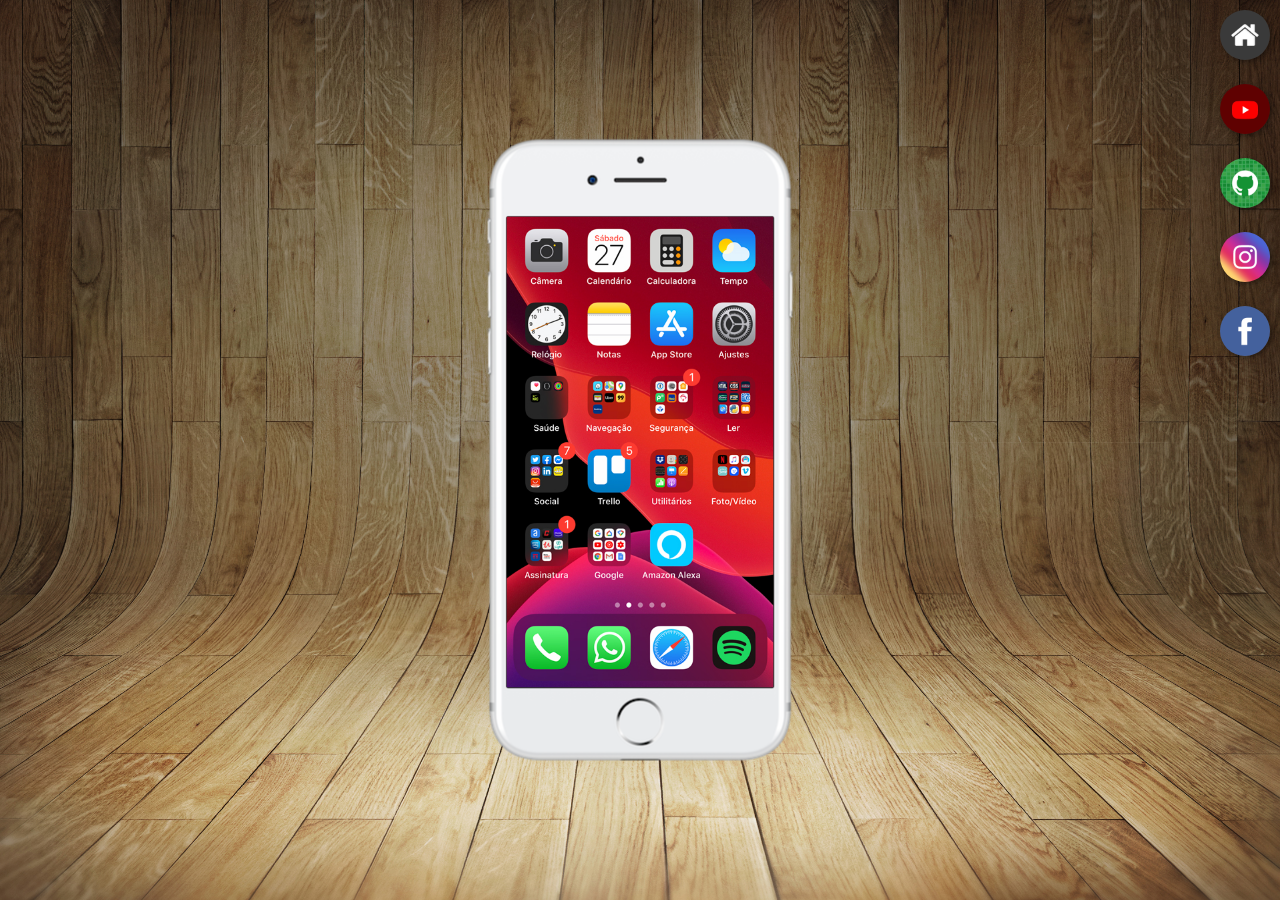
<file: index.html>
<!DOCTYPE html>
<html lang="pt-br">
<head>
    <meta charset="UTF-8">
    <meta name="viewport" content="width=device-width, initial-scale=1.0">
    <link rel="shortcut icon" href="favicon.ico" type="image/x-icon">
    <title>Projeto Redes Sociais</title>
    <link rel="stylesheet" href="estilos/style.css">
</head>
<body>
    <main>
        <section id="telefone">
            <iframe src="home.html" name="tela" id="tela" frameborder="0">Navegador não é compativel com isso...</iframe>
        </section>
        <section id="redes-sociais">
            <a href="home.html" target="tela"><img src="imagens/logo-home.jpg" alt="Home"></a> <br>
            <a href="youtube.html" target="tela"><img src="imagens/logo-youtube.jpg" alt="Youtube"></a> <br>
            <a href="github.html" target="tela"><img src="imagens/logo-github.jpg" alt="GitHub"></a> <br>
            <a href="instagram.html" target="tela"><img src="imagens/logo-instagram.jpg" alt="Instagram"></a> <br>
            <a href="facebook.html" target="tela"><img src="imagens/logo-facebook.jpg" alt=""></a>  <br>           
        </section>
    </main>
</body>
</html>
</file>
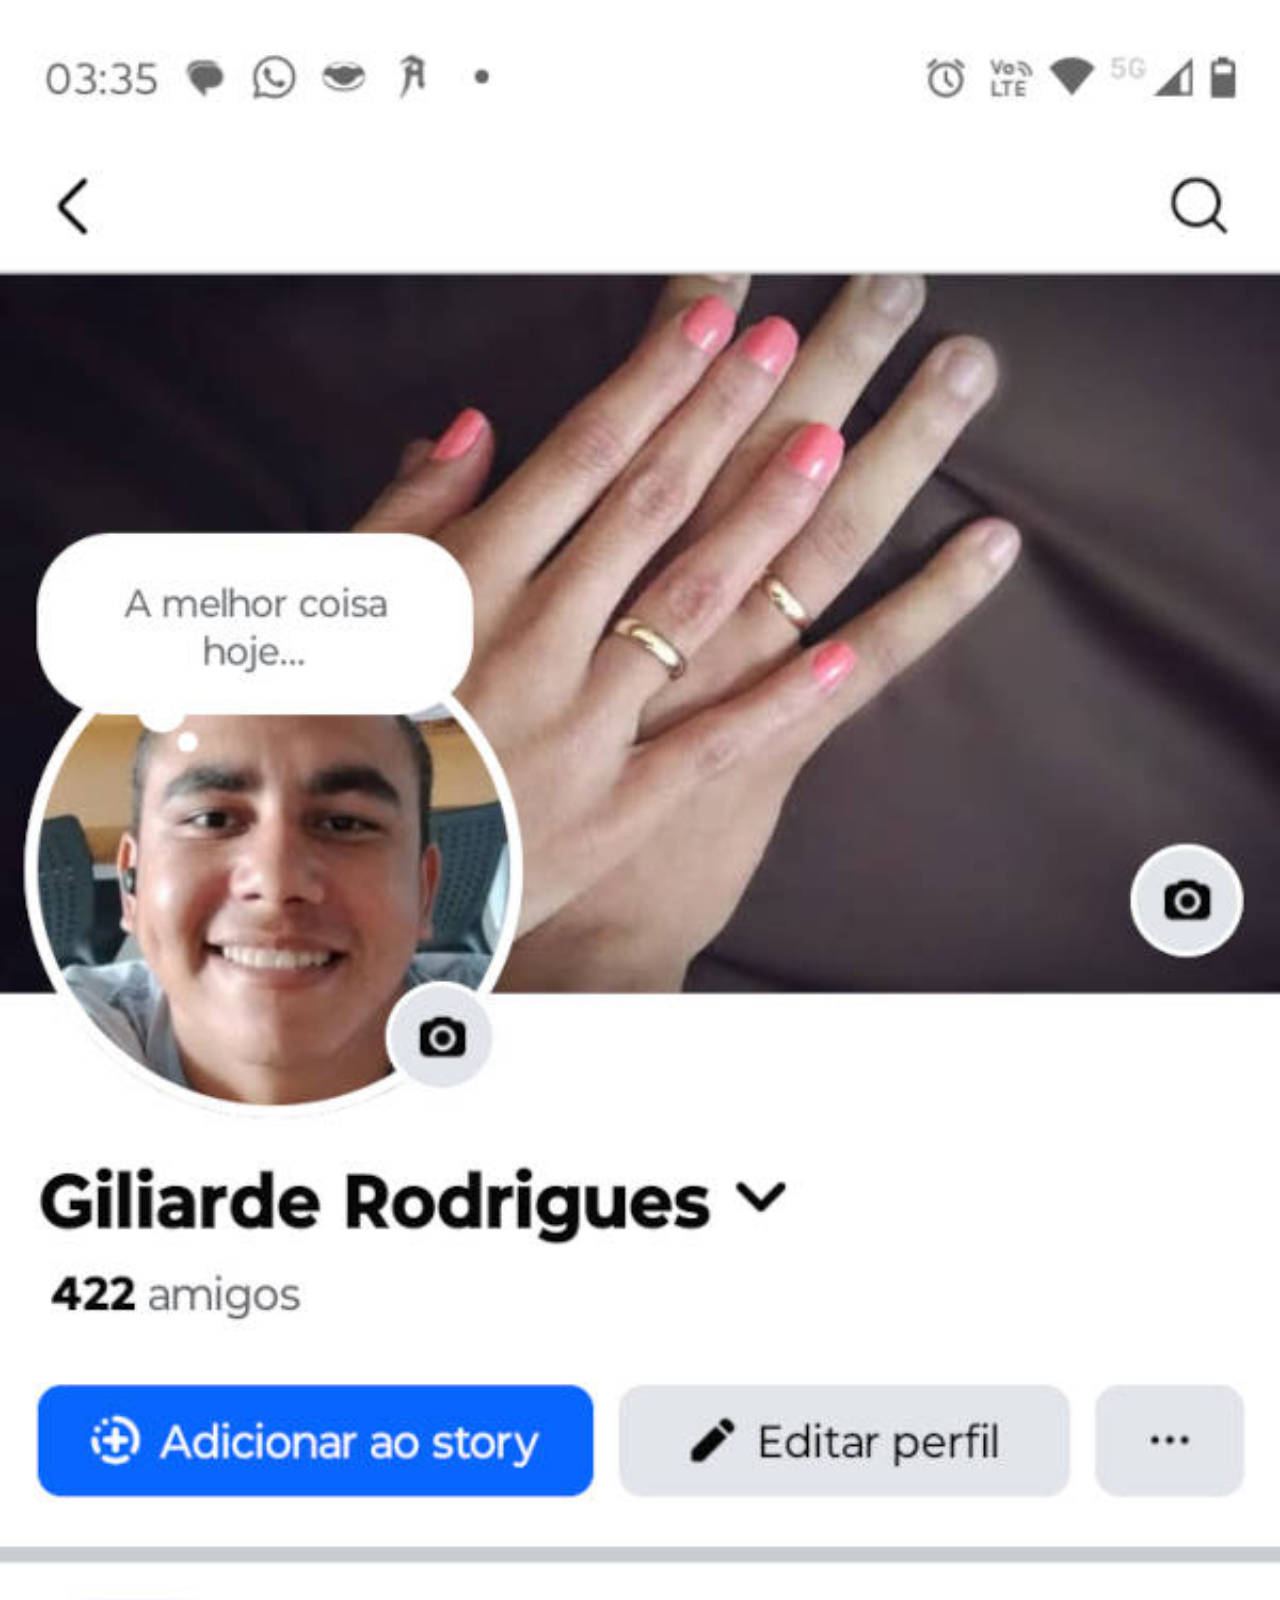
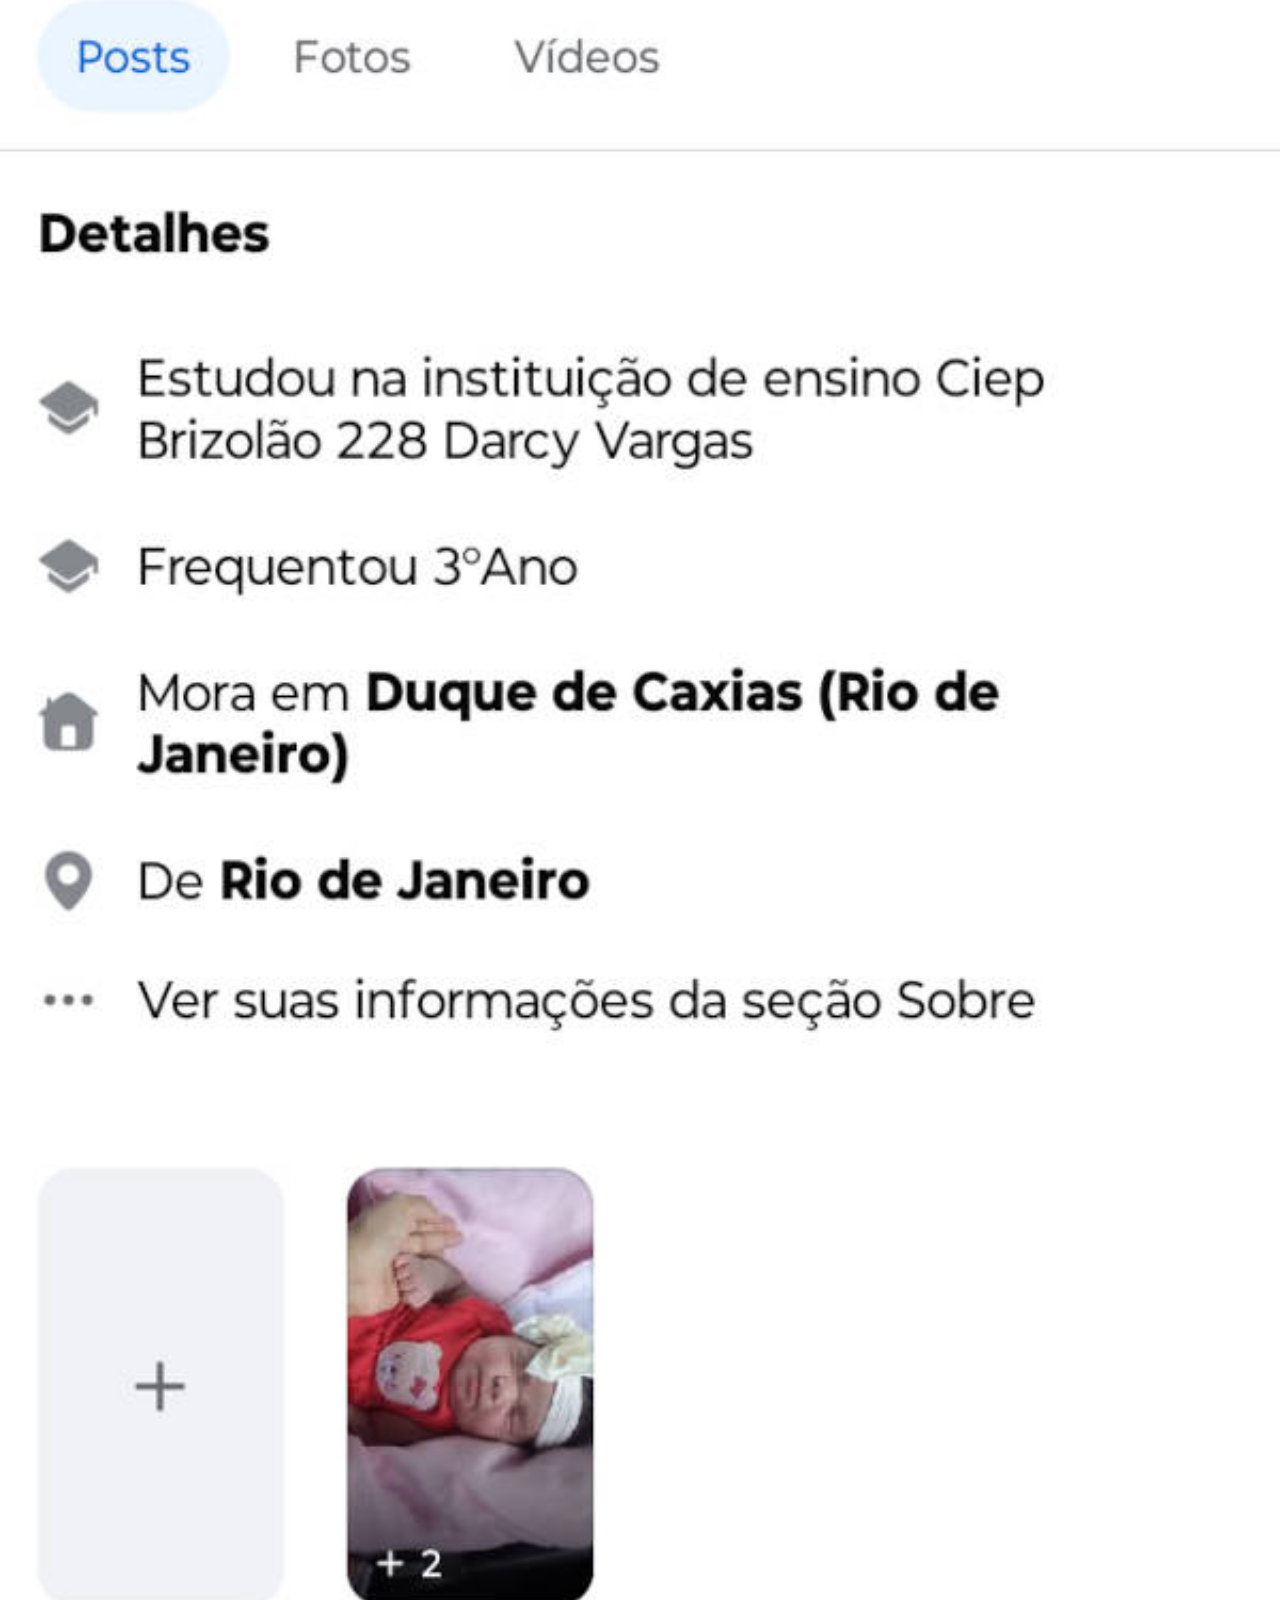
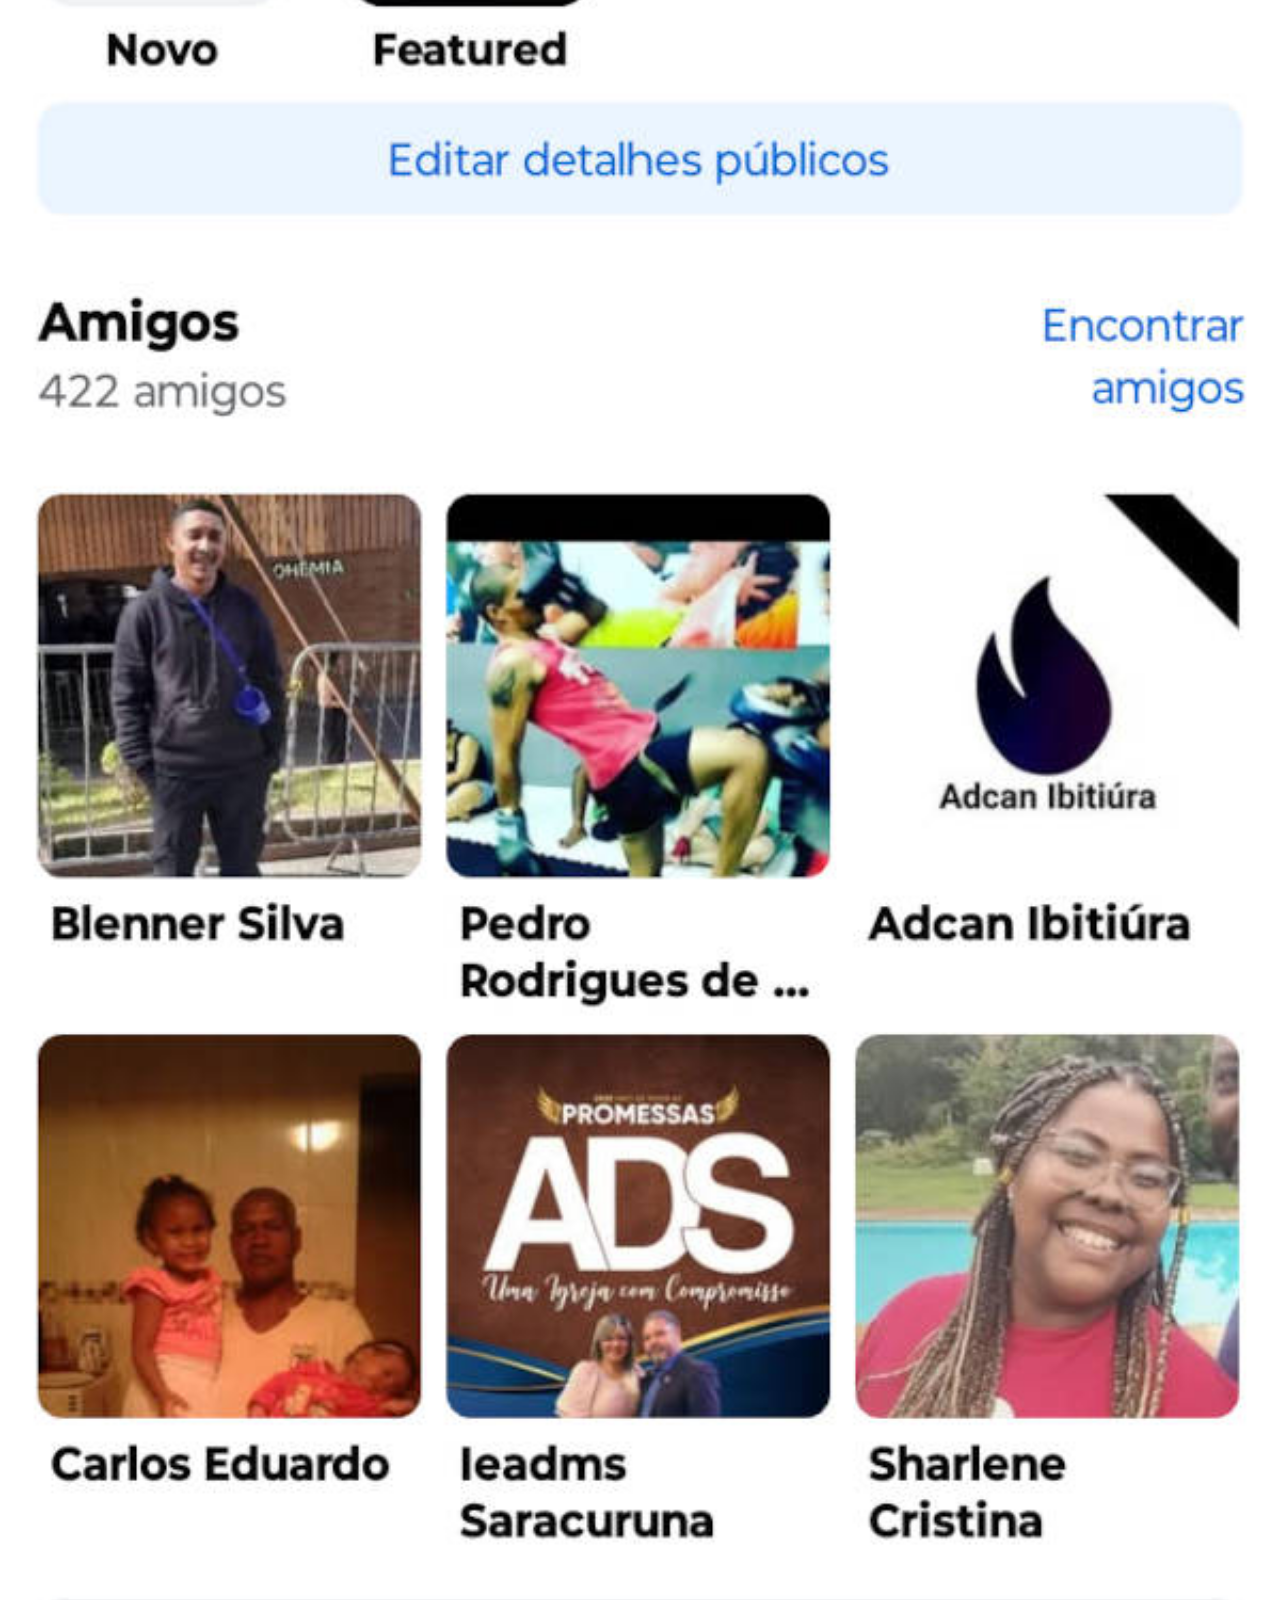
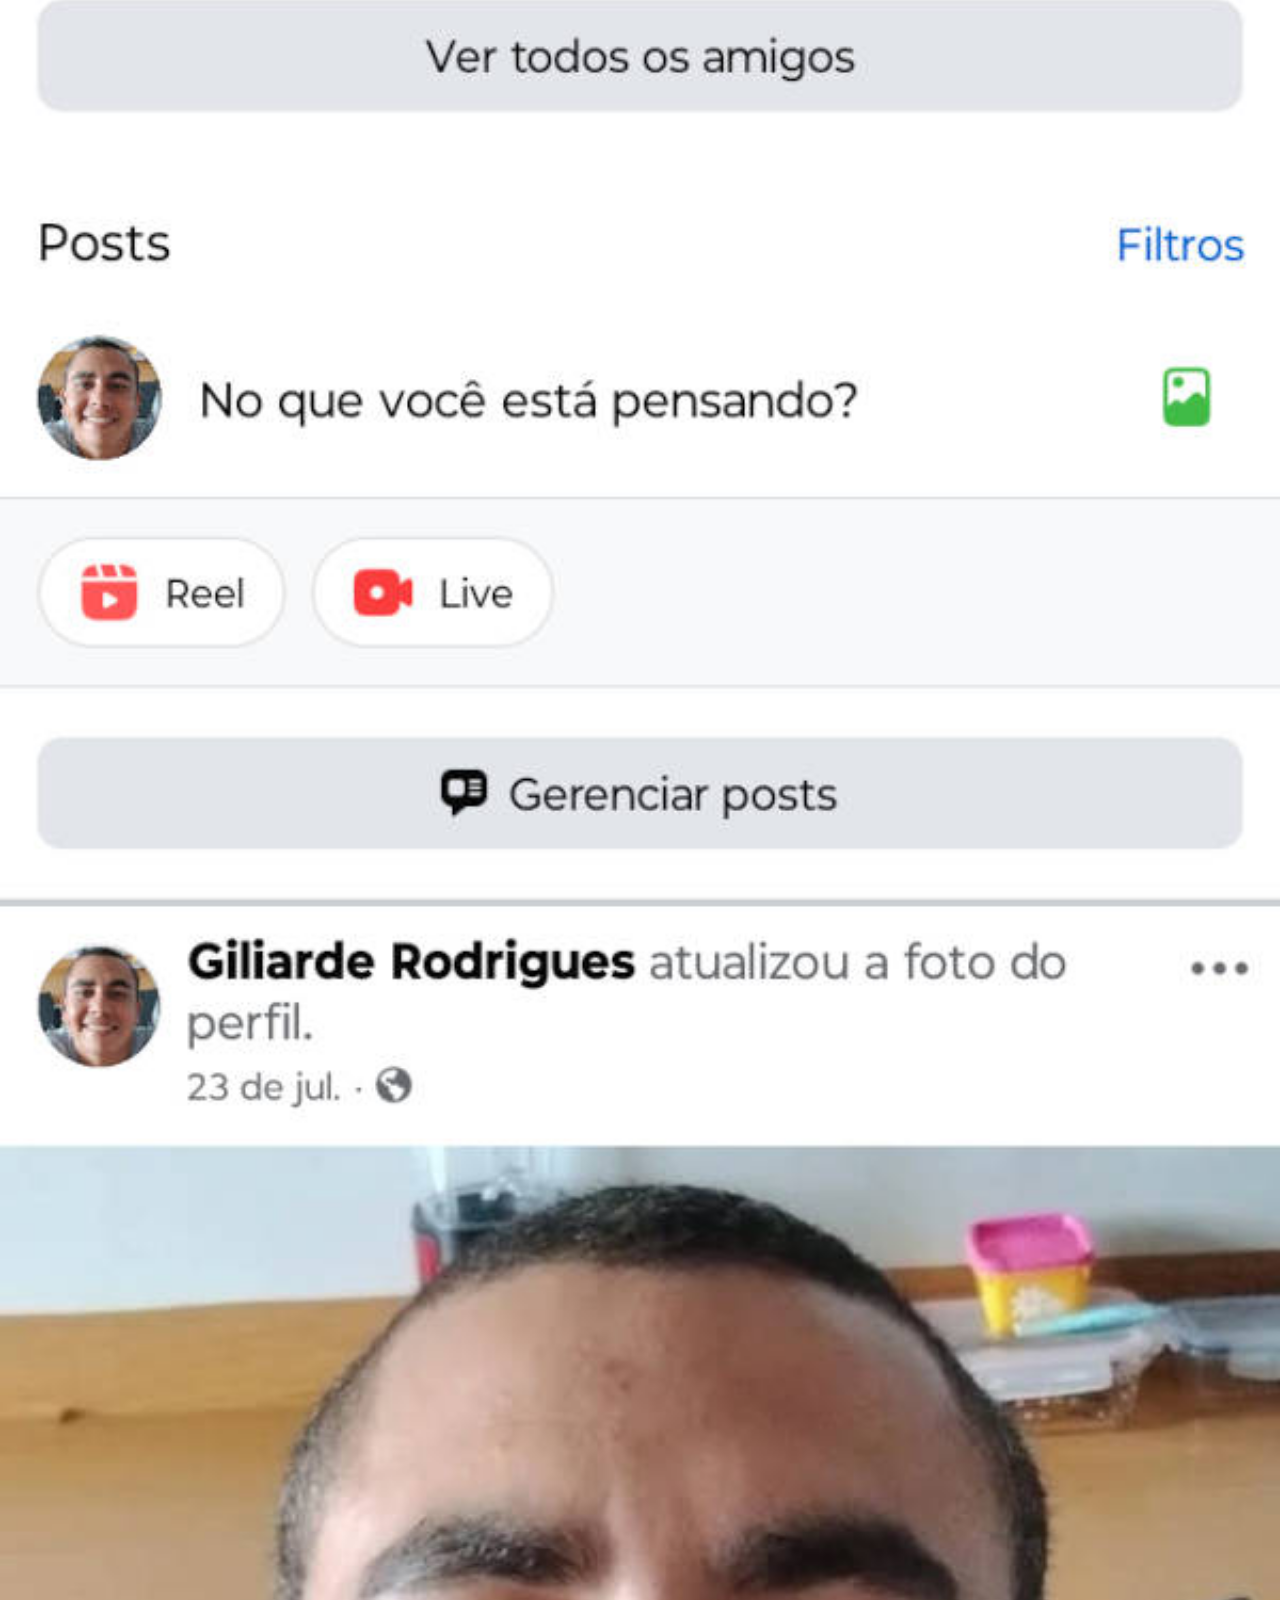
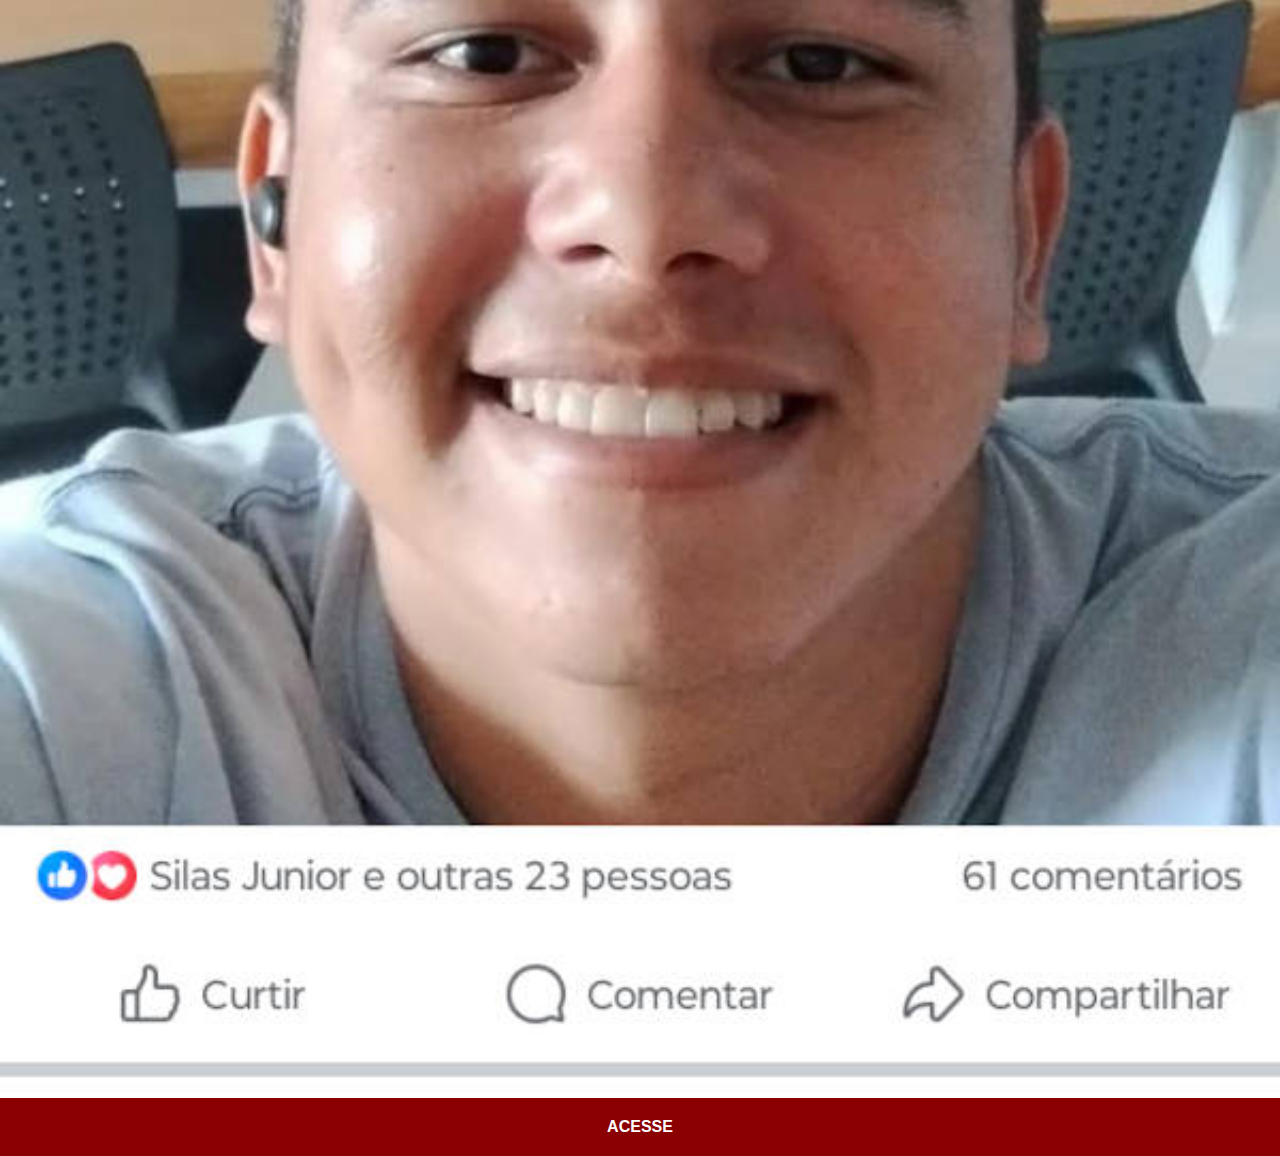
<file: facebook.html>
<!DOCTYPE html>
<html lang="pt-br">
<head>
    <meta charset="UTF-8">
    <meta name="viewport" content="width=device-width, initial-scale=1.0">
    <title>Facebook</title>
    <link rel="stylesheet" href="estilos/social.css">
</head>
<body>
    <img src="imagens/tela-facebook.jpg" alt="Facebook">
    <a href="https://www.facebook.com/gustavoguanabara/?locale=pt_BR" target="_blank">ACESSE</a>
    
</body>
</html>
</file>
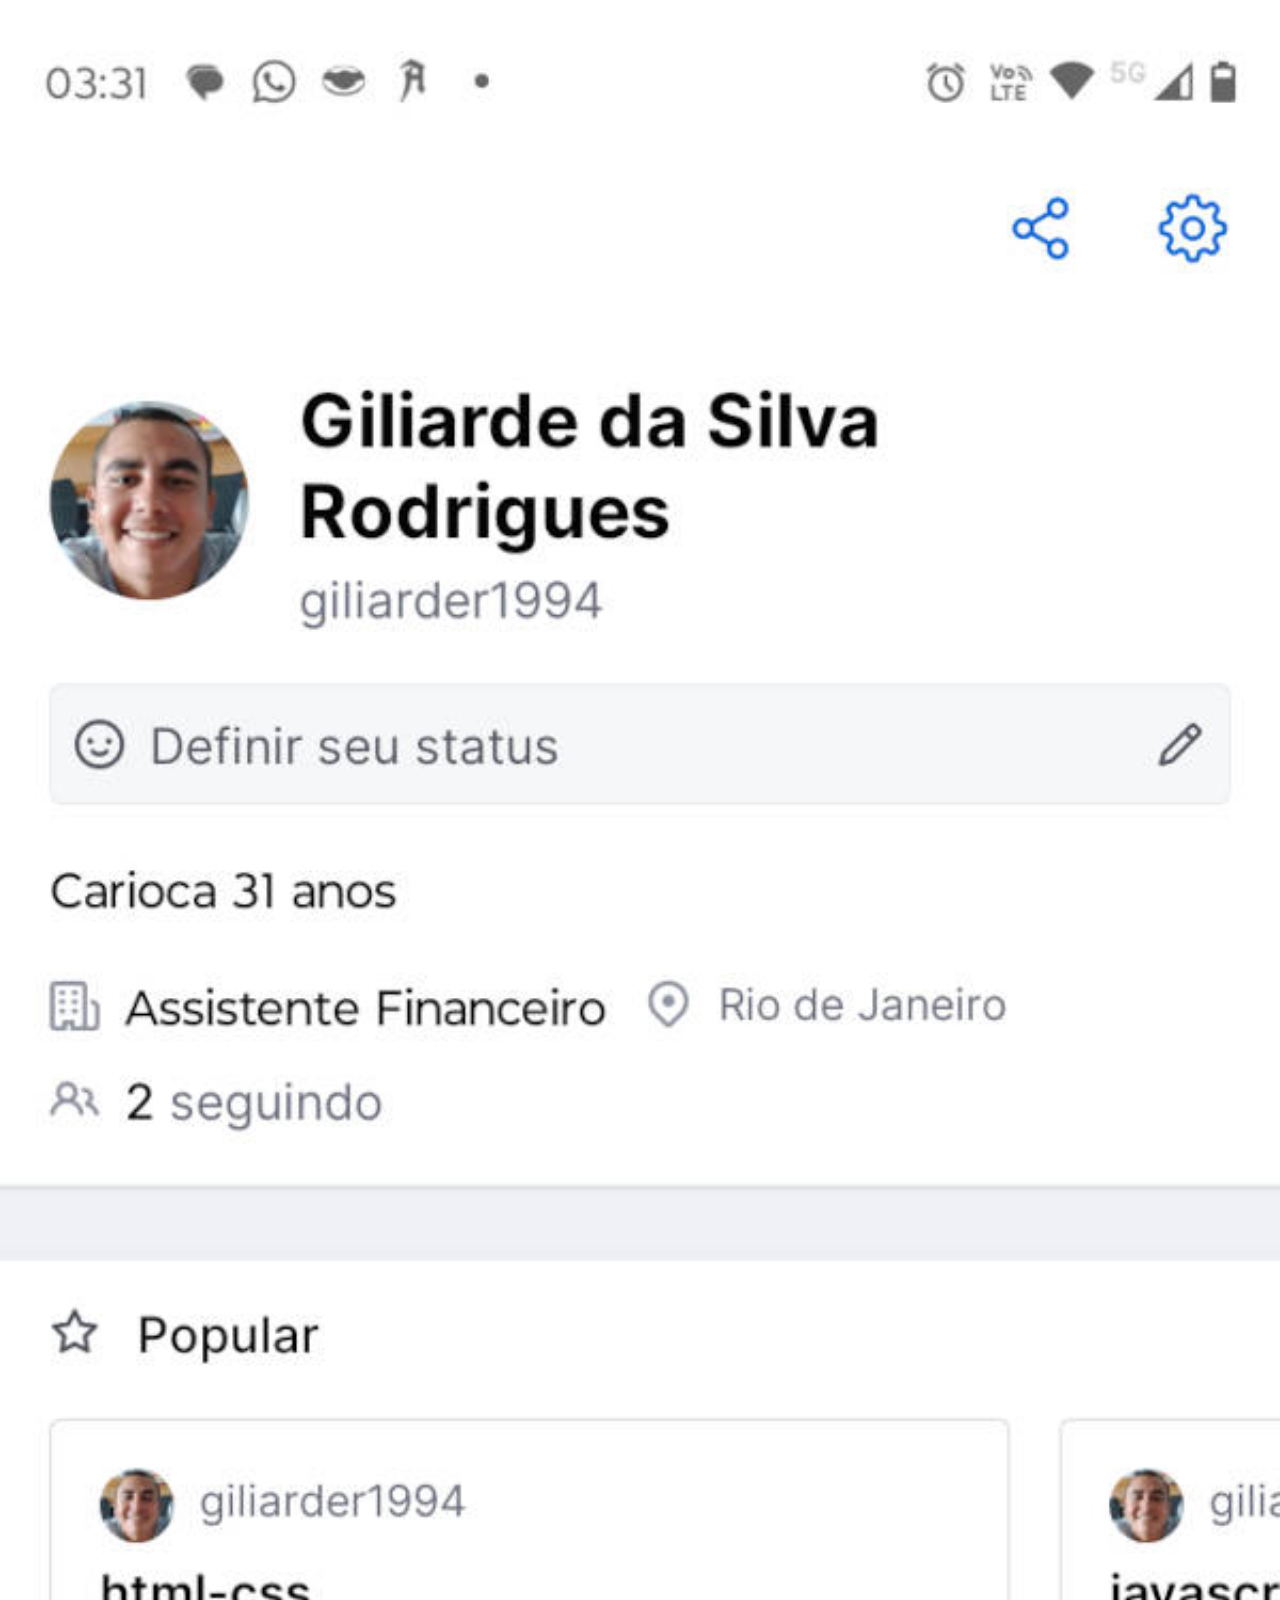
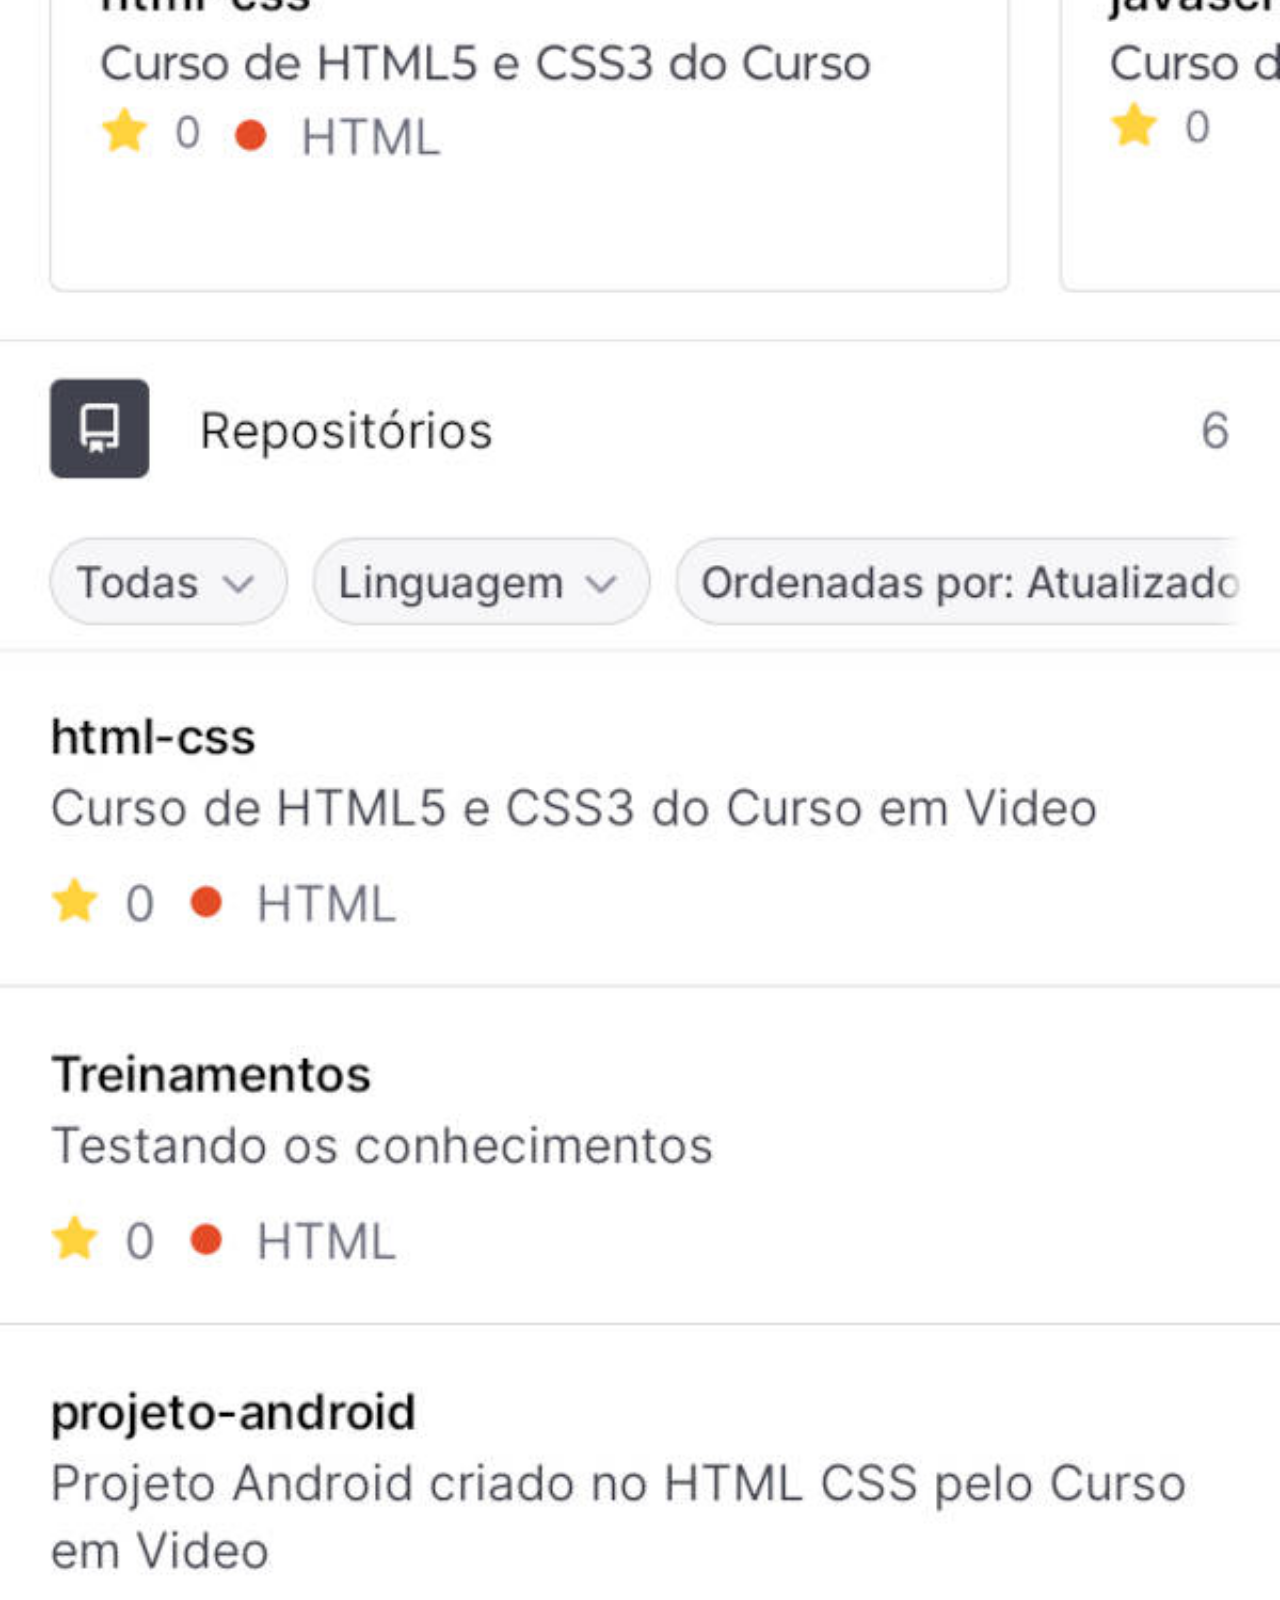
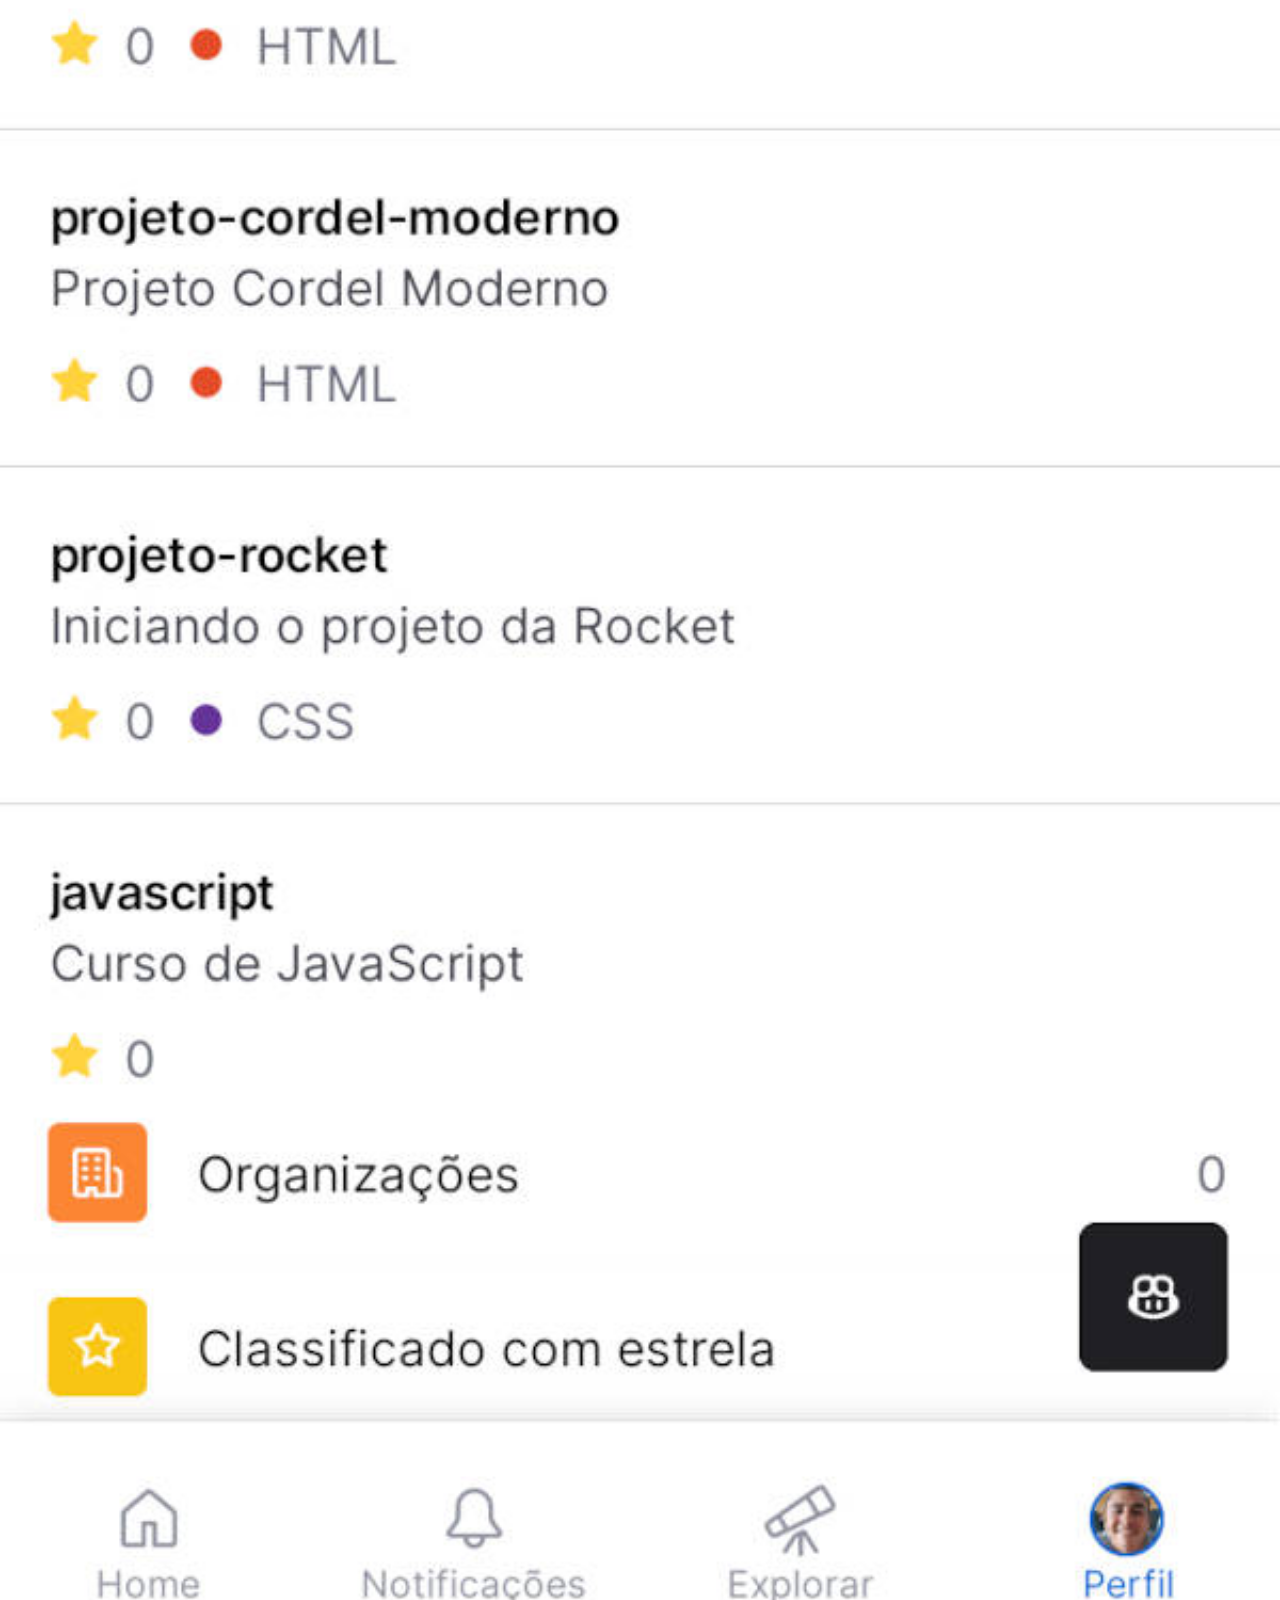
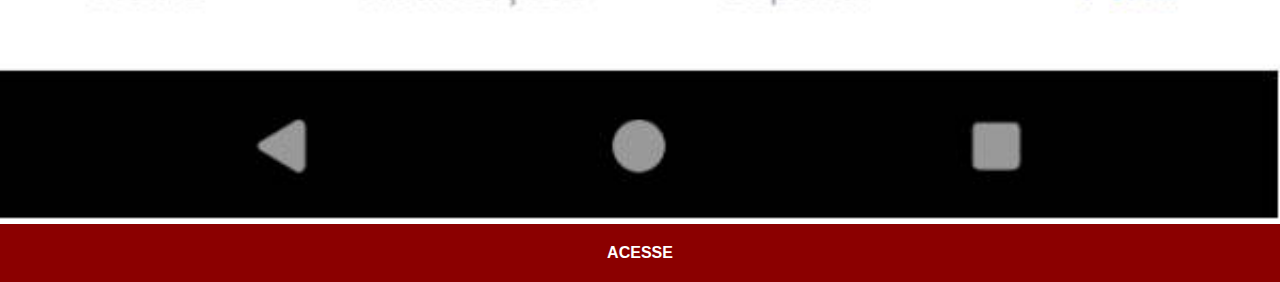
<file: github.html>
<!DOCTYPE html>
<html lang="pt-br">
<head>
    <meta charset="UTF-8">
    <meta name="viewport" content="width=device-width, initial-scale=1.0">
    <title>GitHub</title>
    <link rel="stylesheet" href="estilos/social.css">
</head>
<body>
    <img src="imagens/tela-github.jpg" alt="GitHub">
    <a href="https://github.com/gustavoguanabara" target="_blank">ACESSE</a>
    
</body>
</html>
</file>
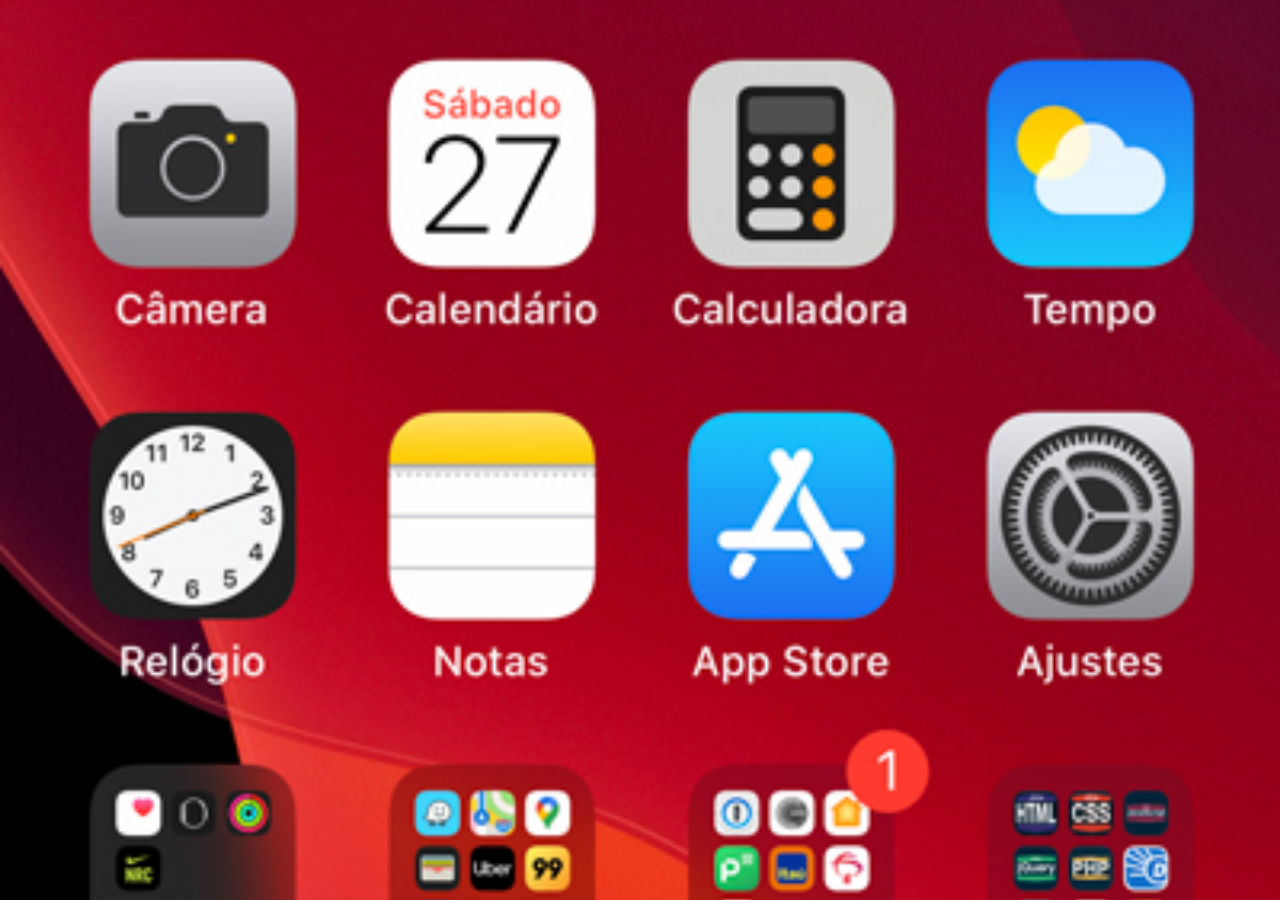
<file: home.html>
<!DOCTYPE html>
<html lang="pt-br">
<head>
    <meta charset="UTF-8">
    <meta name="viewport" content="width=device-width, initial-scale=1.0">
    <title>Home</title>
</head>
<style>
    * {
        margin: 0px;
        padding: 0px;
    }

    body {
        width: 100vw;
        height: 100vh;
        background: black url('imagens/tela-home.jpg') no-repeat top center;
        background-size: cover;
    }
</style>
<body>
    
</body>
</html>
</file>
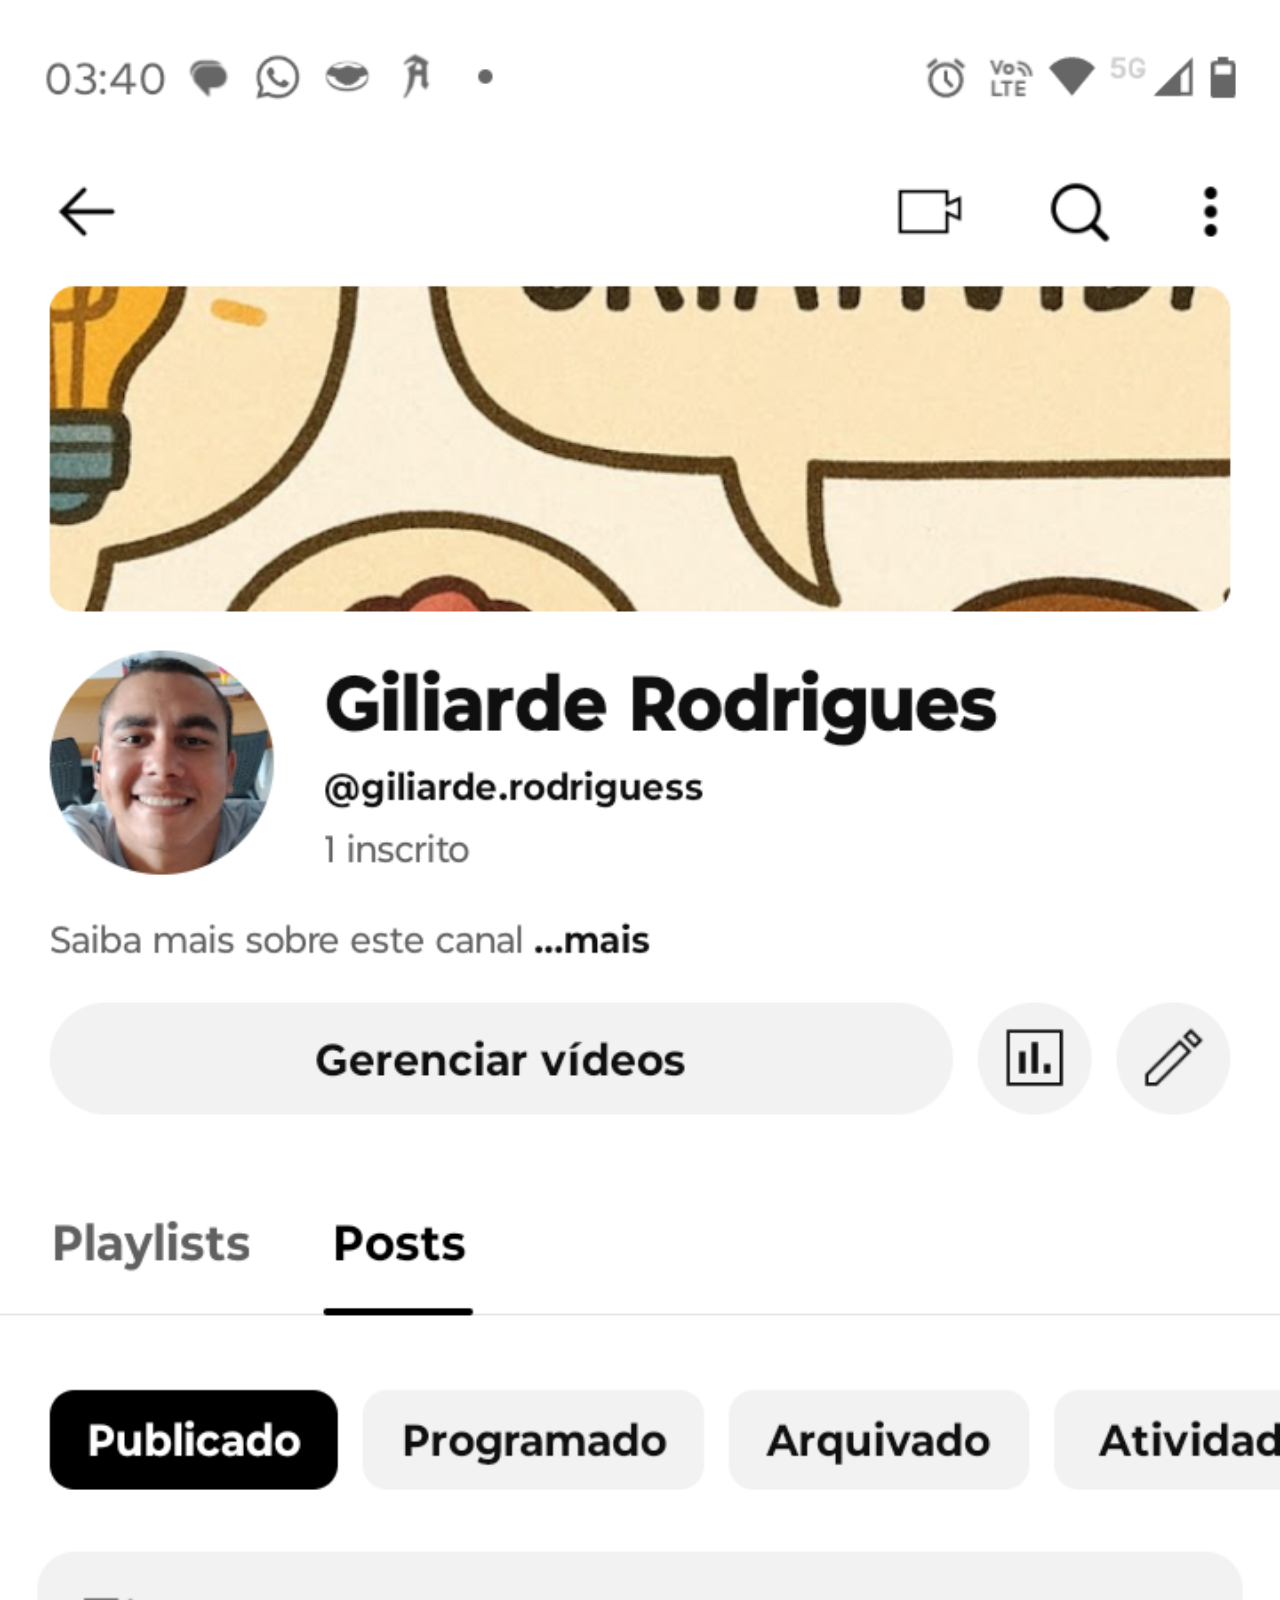
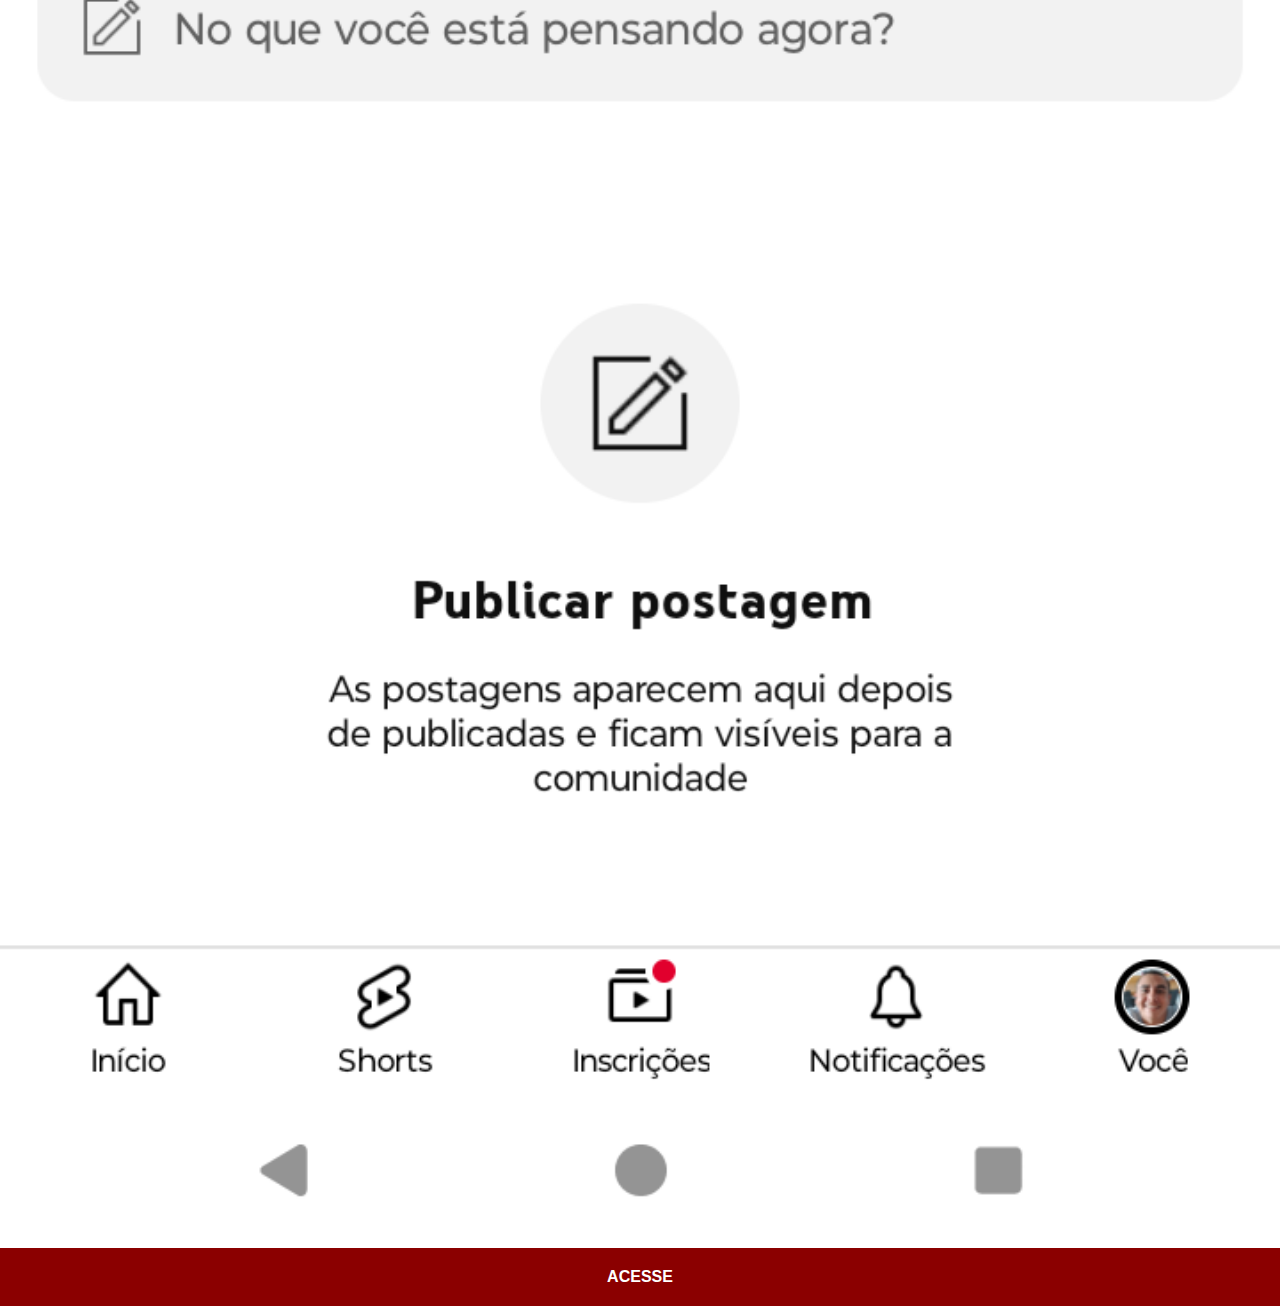
<file: youtube.html>
<!DOCTYPE html>
<html lang="pt-br">
<head>
    <meta charset="UTF-8">
    <meta name="viewport" content="width=device-width, initial-scale=1.0">
    <title>YouTube</title>
    <link rel="stylesheet" href="estilos/social.css">
</head>
<body>
    <img src="imagens/tela-youtube.png" alt="YouTube">
    <a href="https://www.youtube.com/@giliarde.rodriguess" target="_blank">ACESSE</a>
    
</body>
</html>
</file>
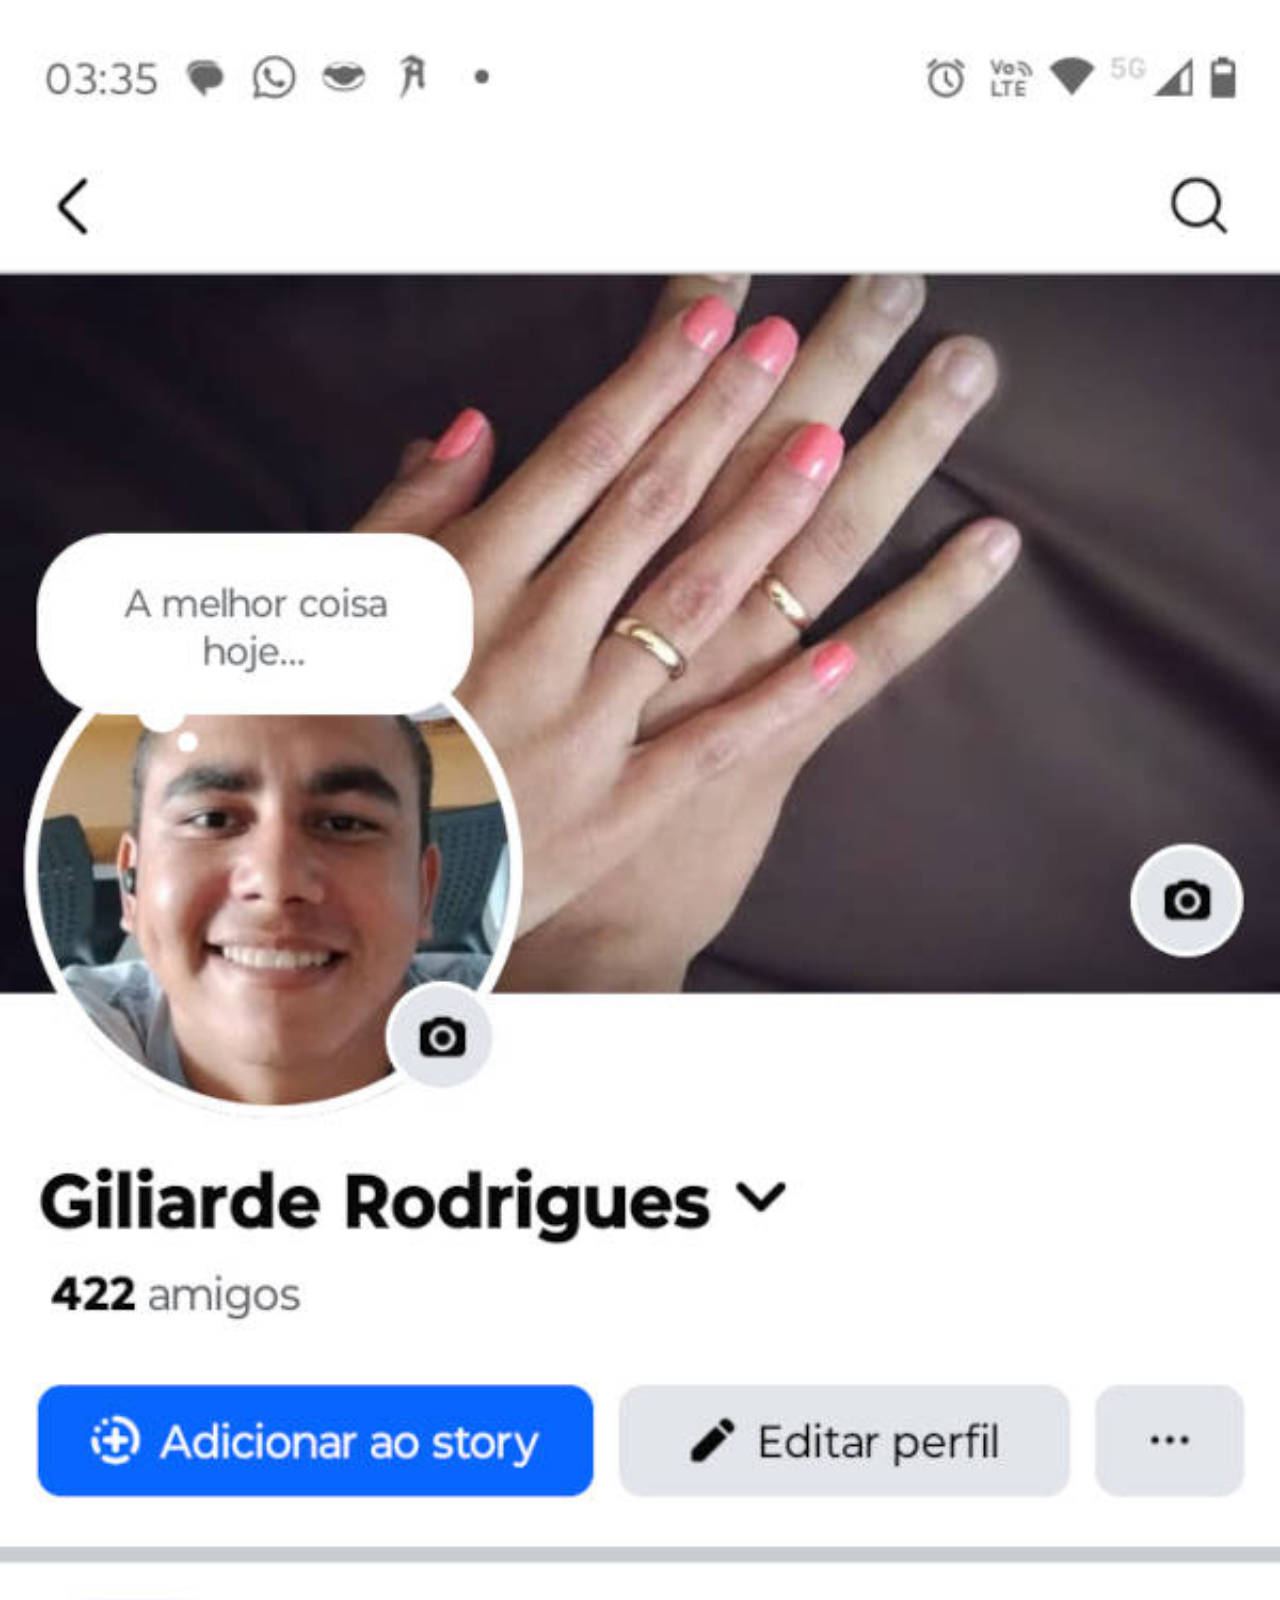
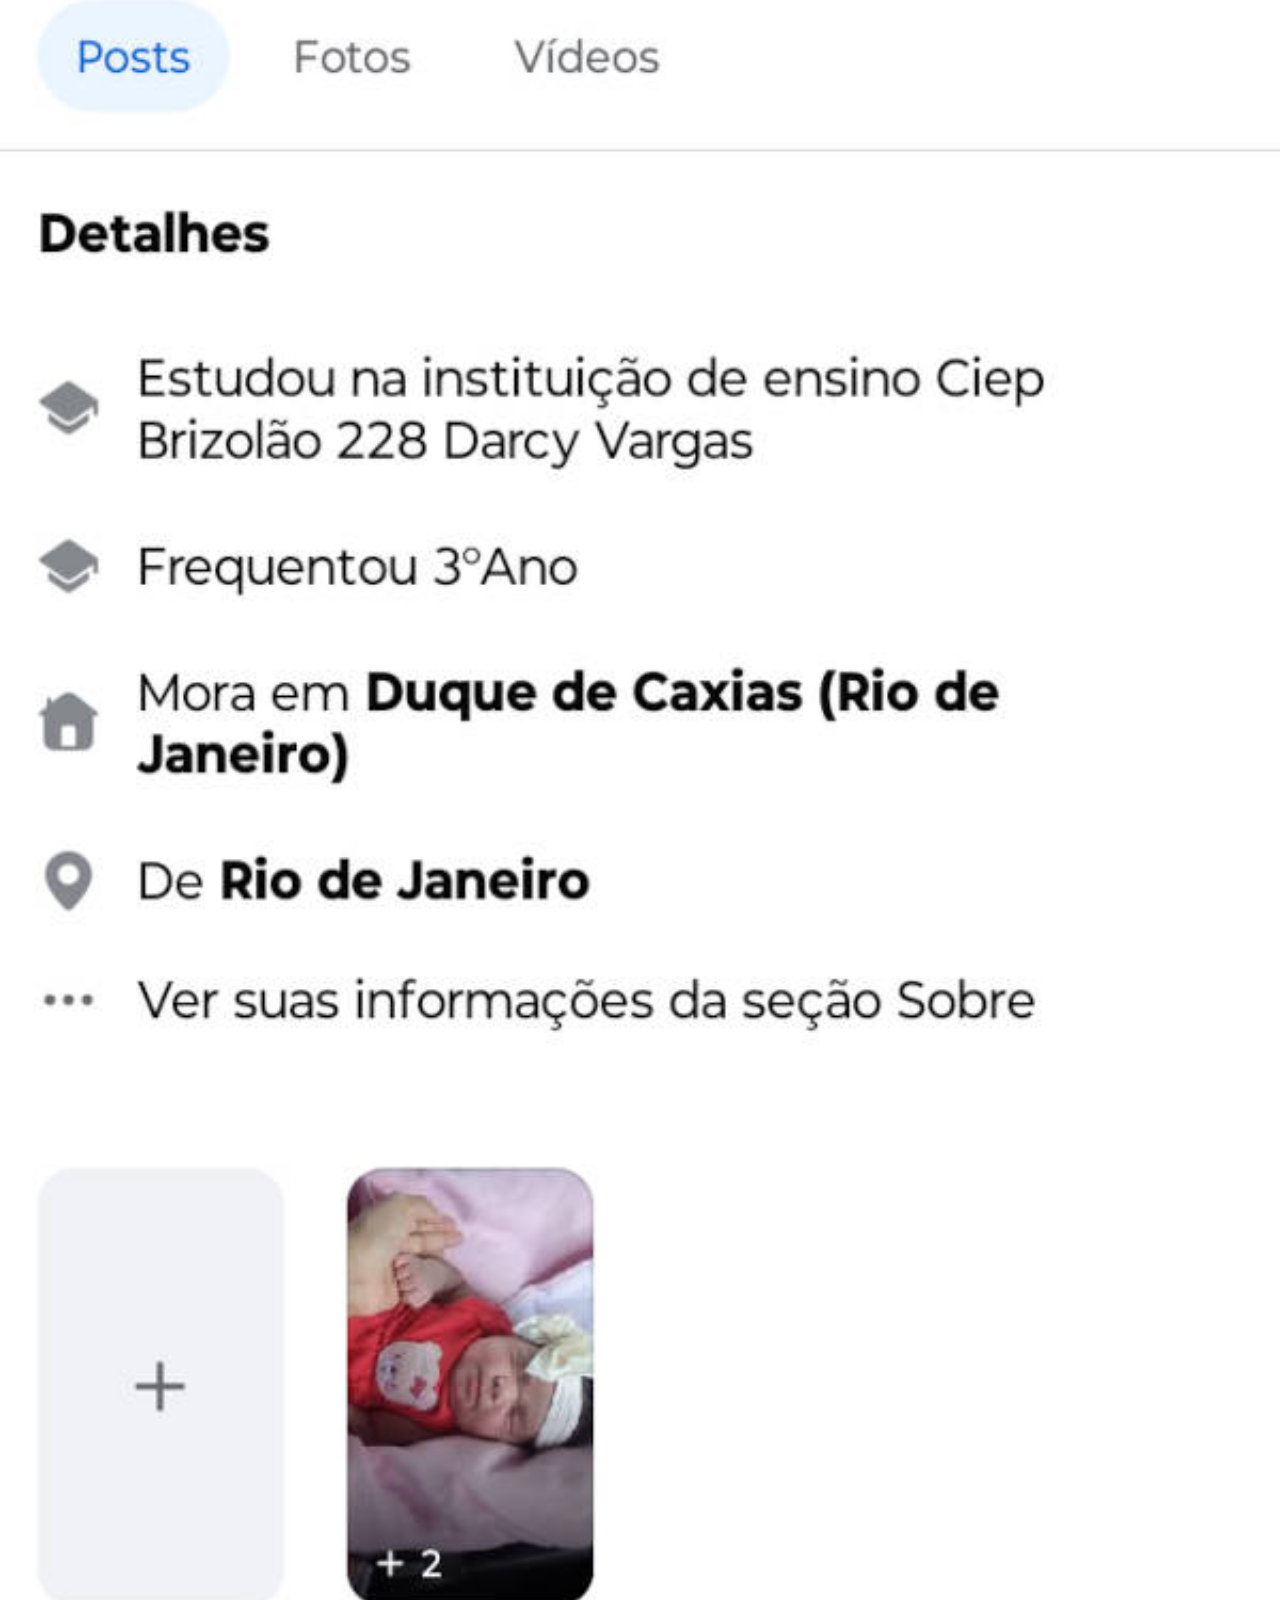
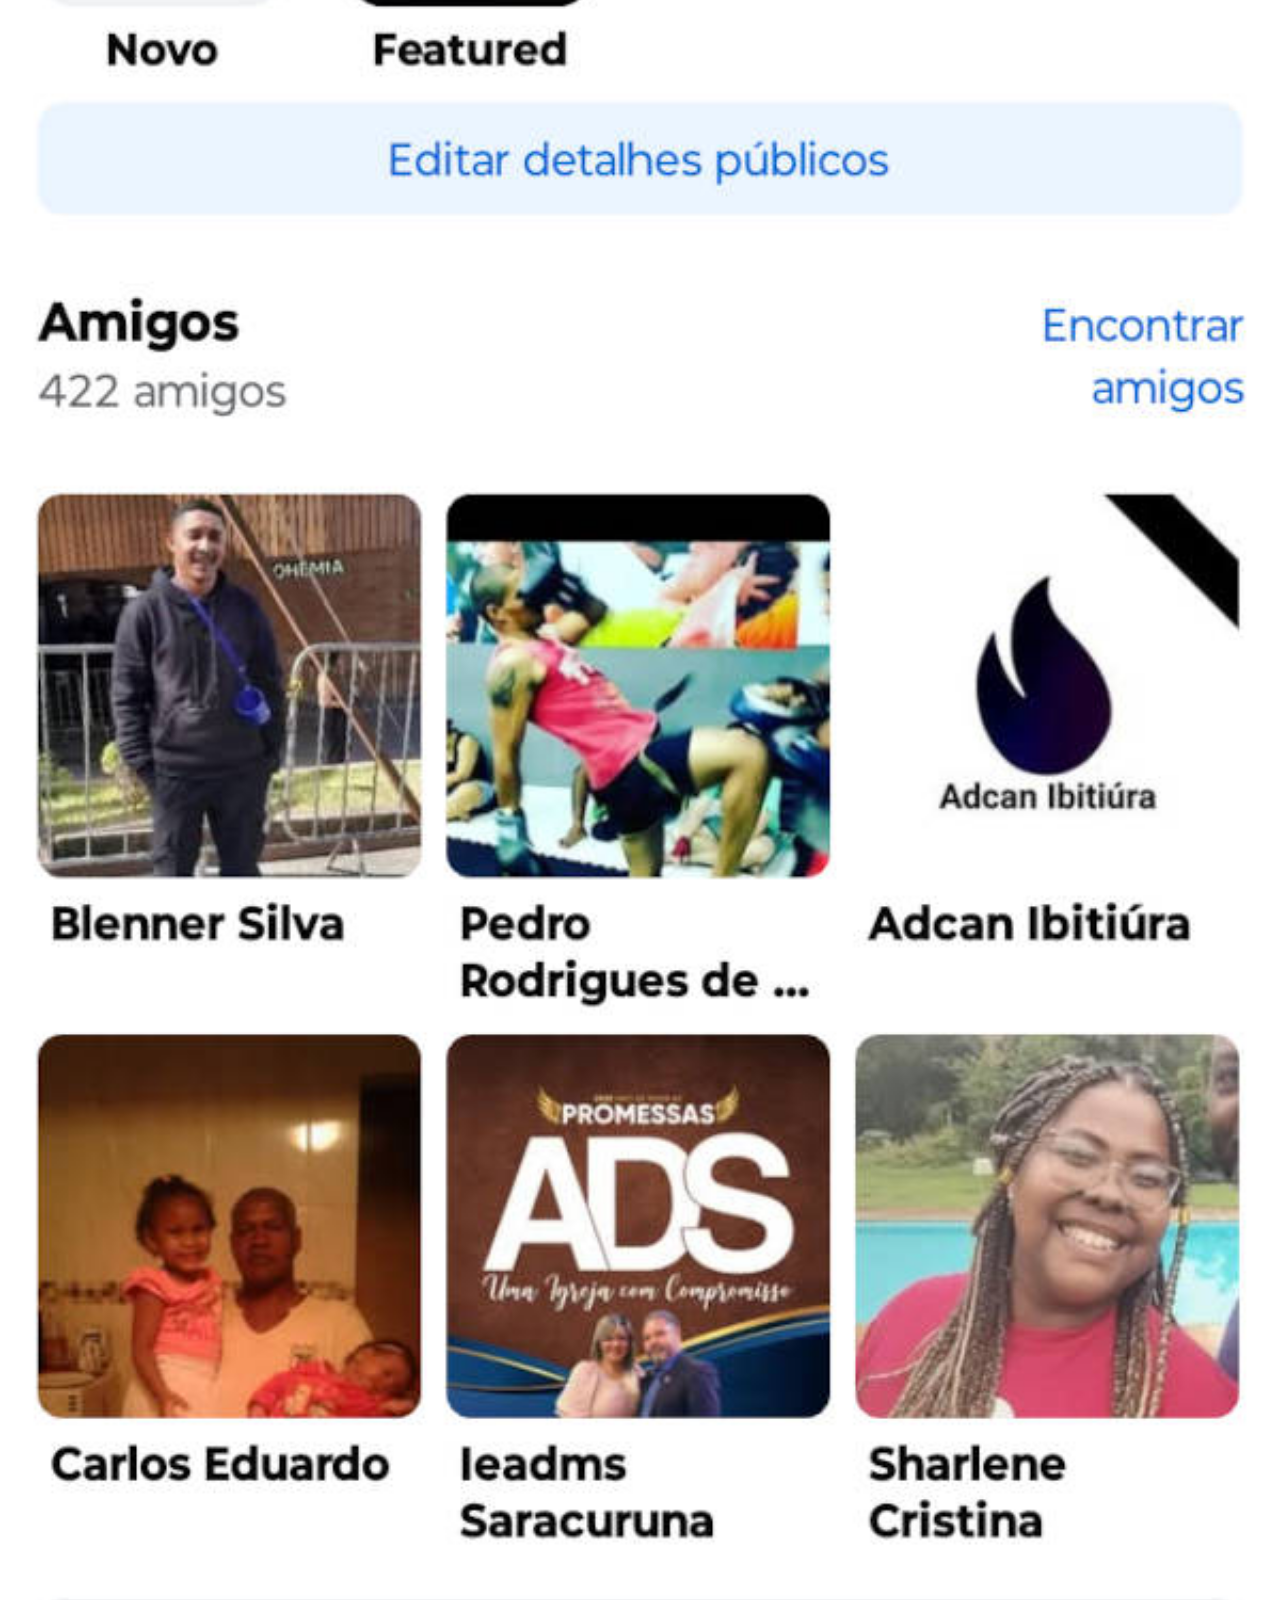
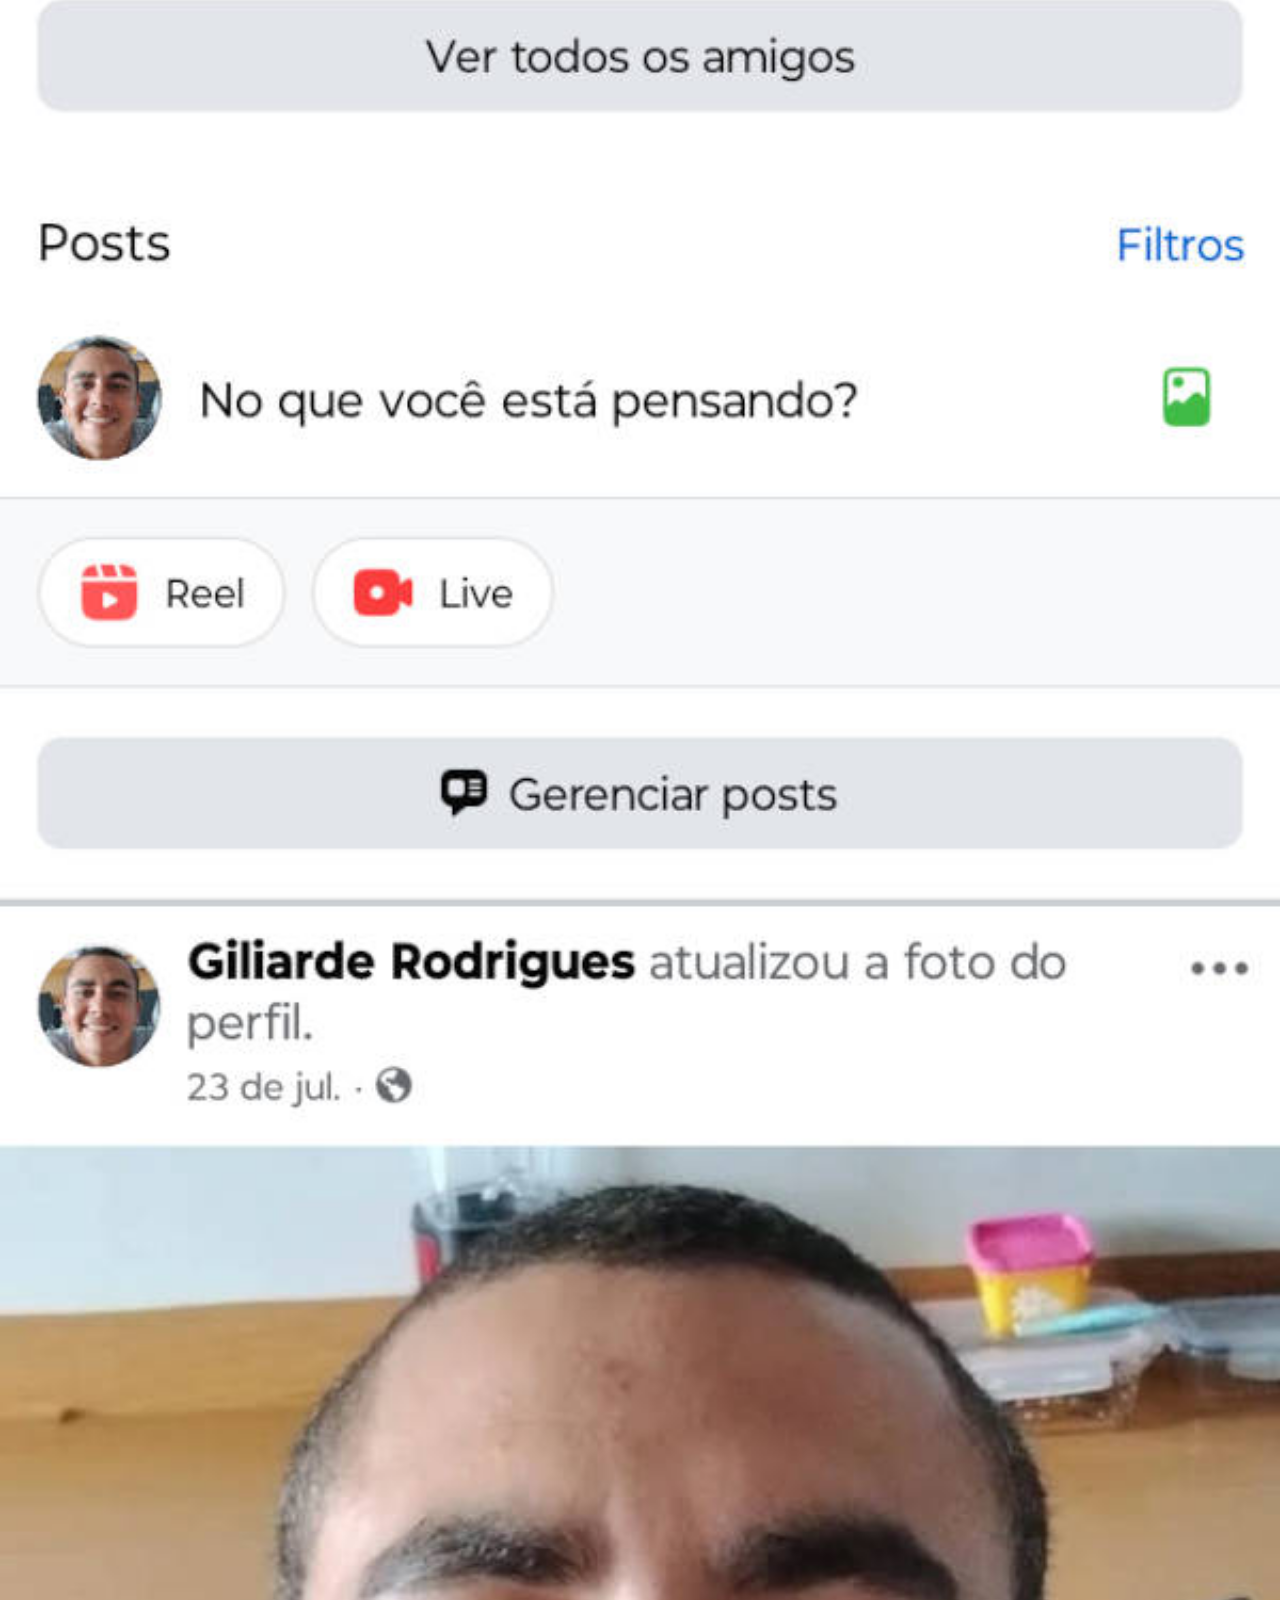
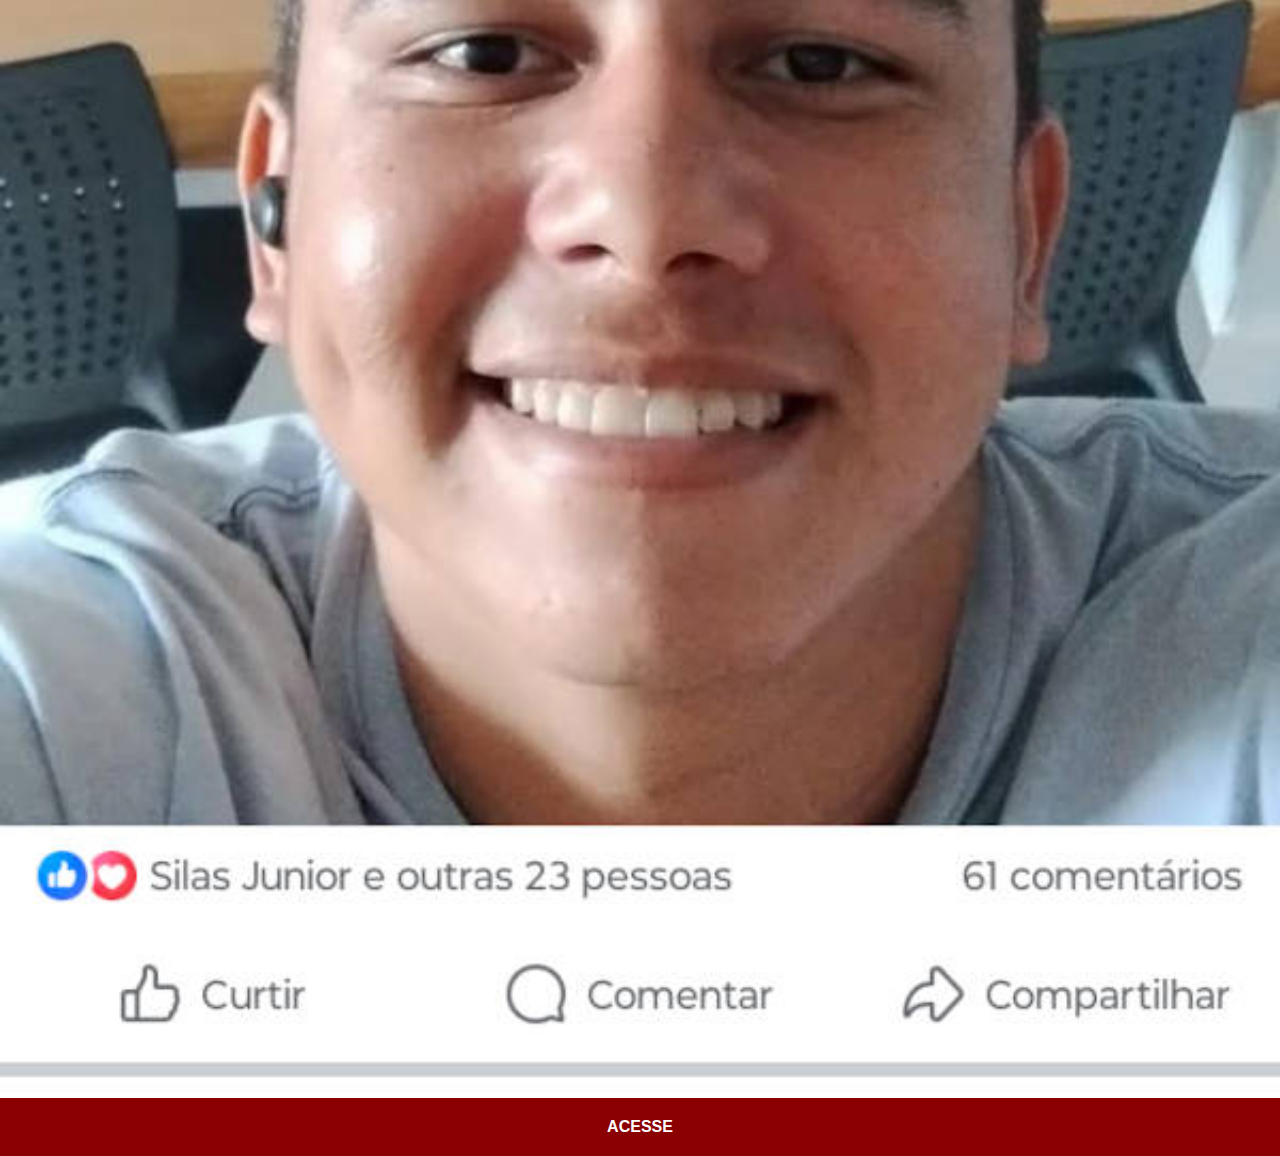
<file: components/facebook.html>
<!DOCTYPE html>
<html lang="pt-br">
<head>
    <meta charset="UTF-8">
    <meta name="viewport" content="width=device-width, initial-scale=1.0">
    <title>Facebook</title>
    <link rel="stylesheet" href="../estilos/social.css">
</head>
<body>
    <img src="../imagens/tela-facebook.jpg" alt="Facebook">
    <a href="https://www.facebook.com/giliarde.dasilvarodrigues?rdid=OffAFEv1Clmu9HlQ&share_url=https%3A%2F%2Fwww.facebook.com%2Fshare%2F19rzoTk1Nb%2F#" target="_blank">ACESSE</a>
    
</body>
</html>
</file>
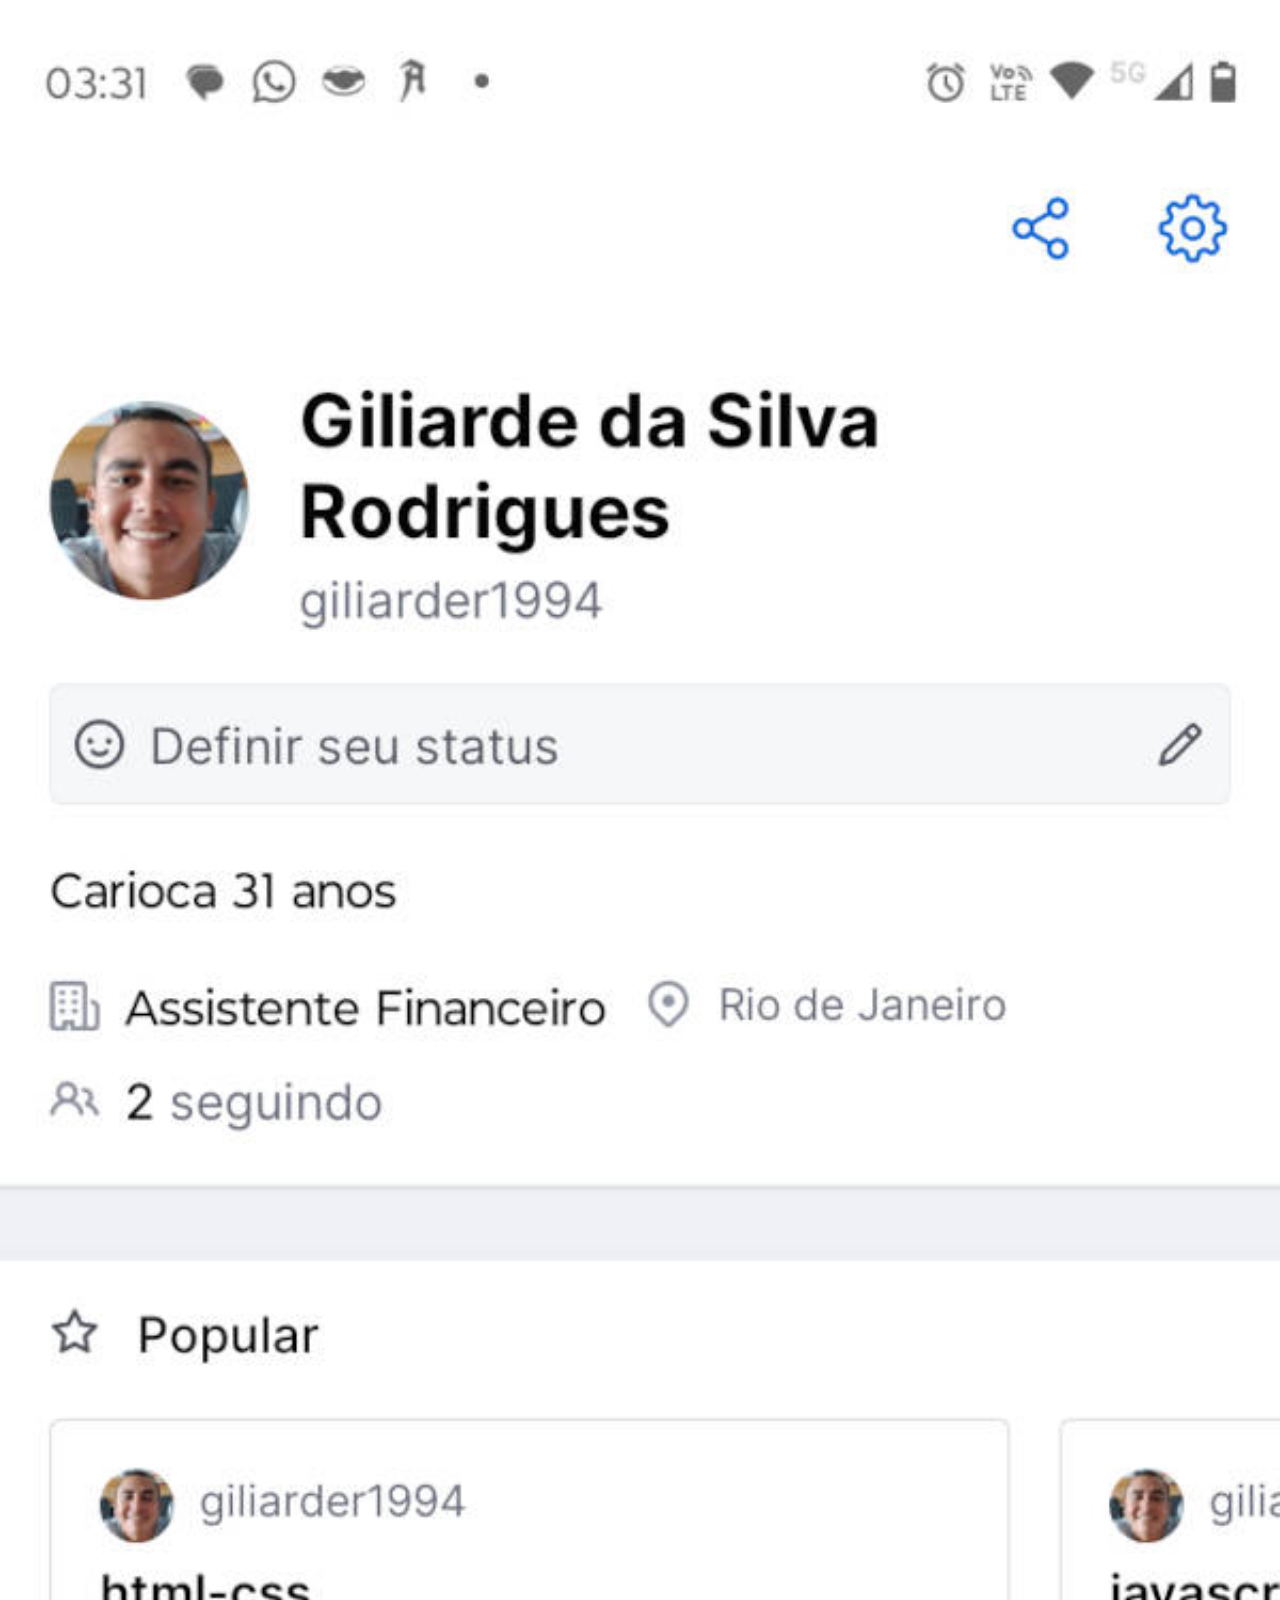
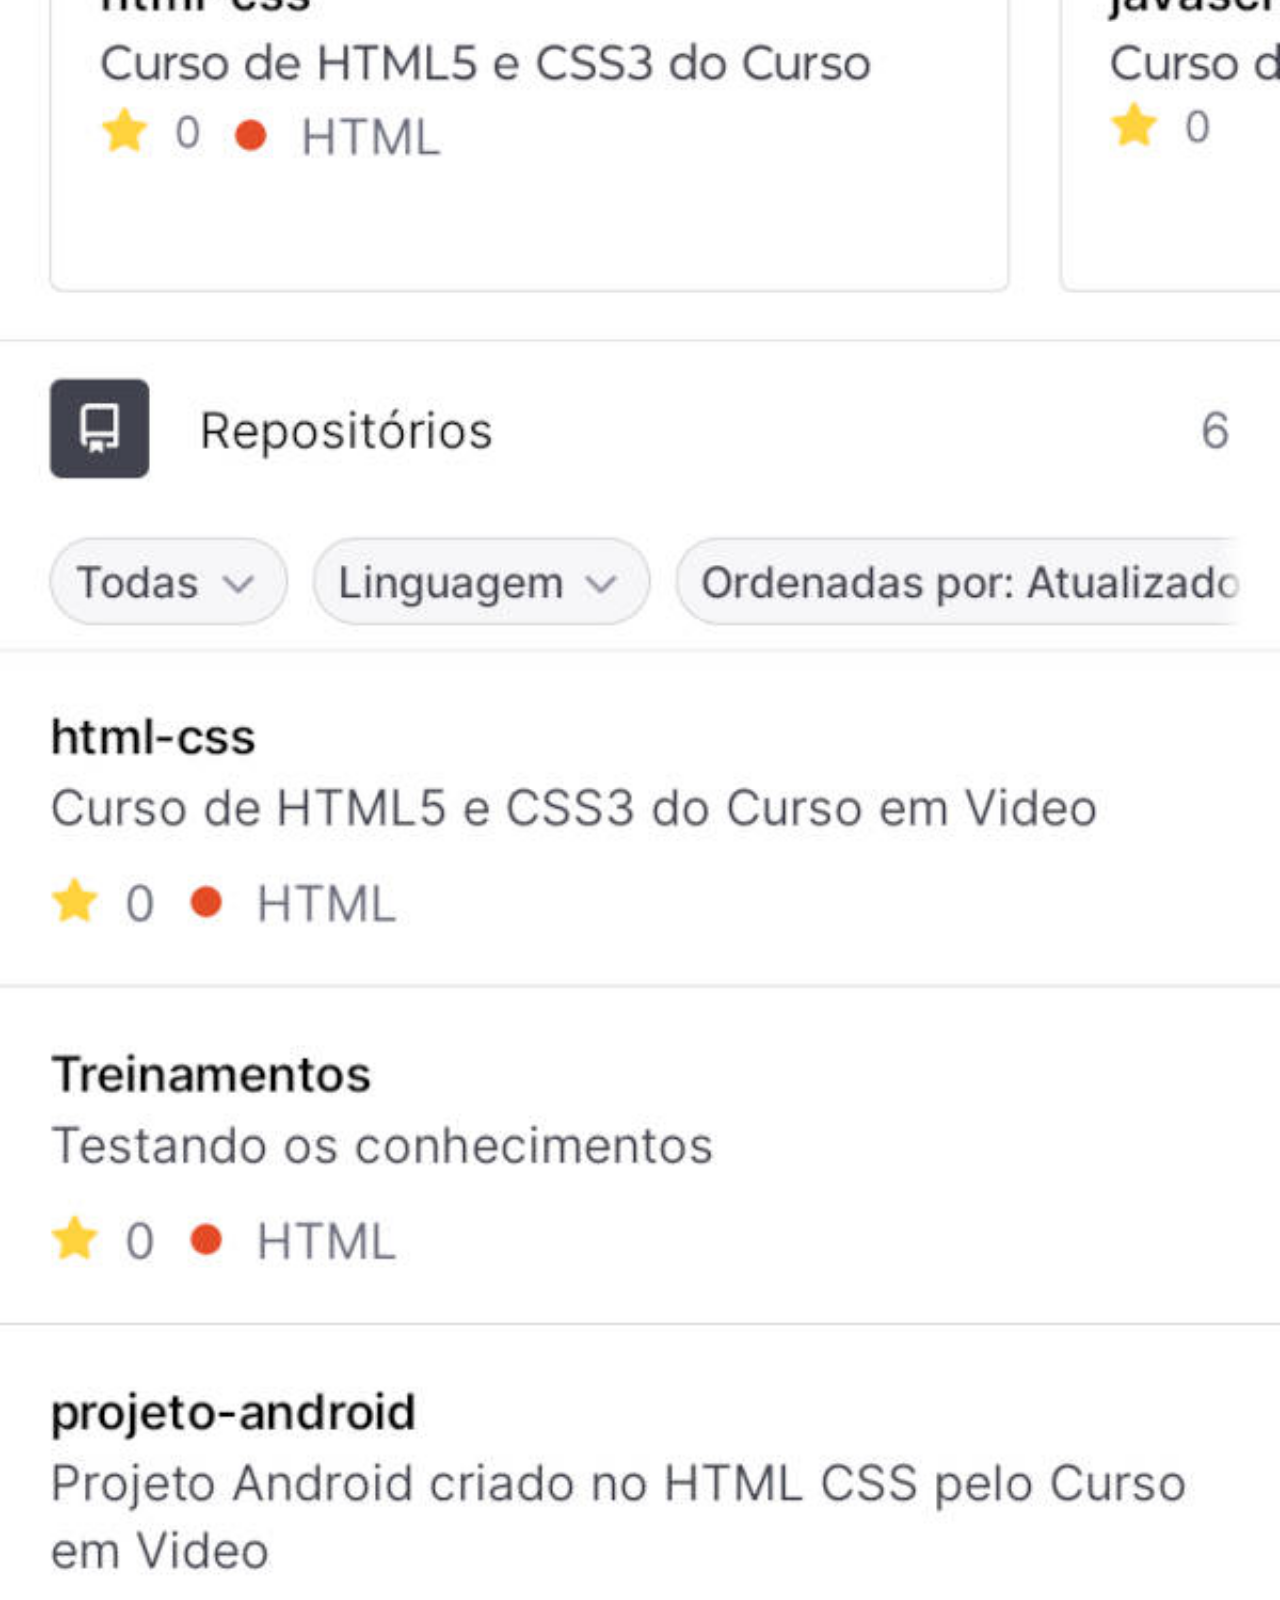
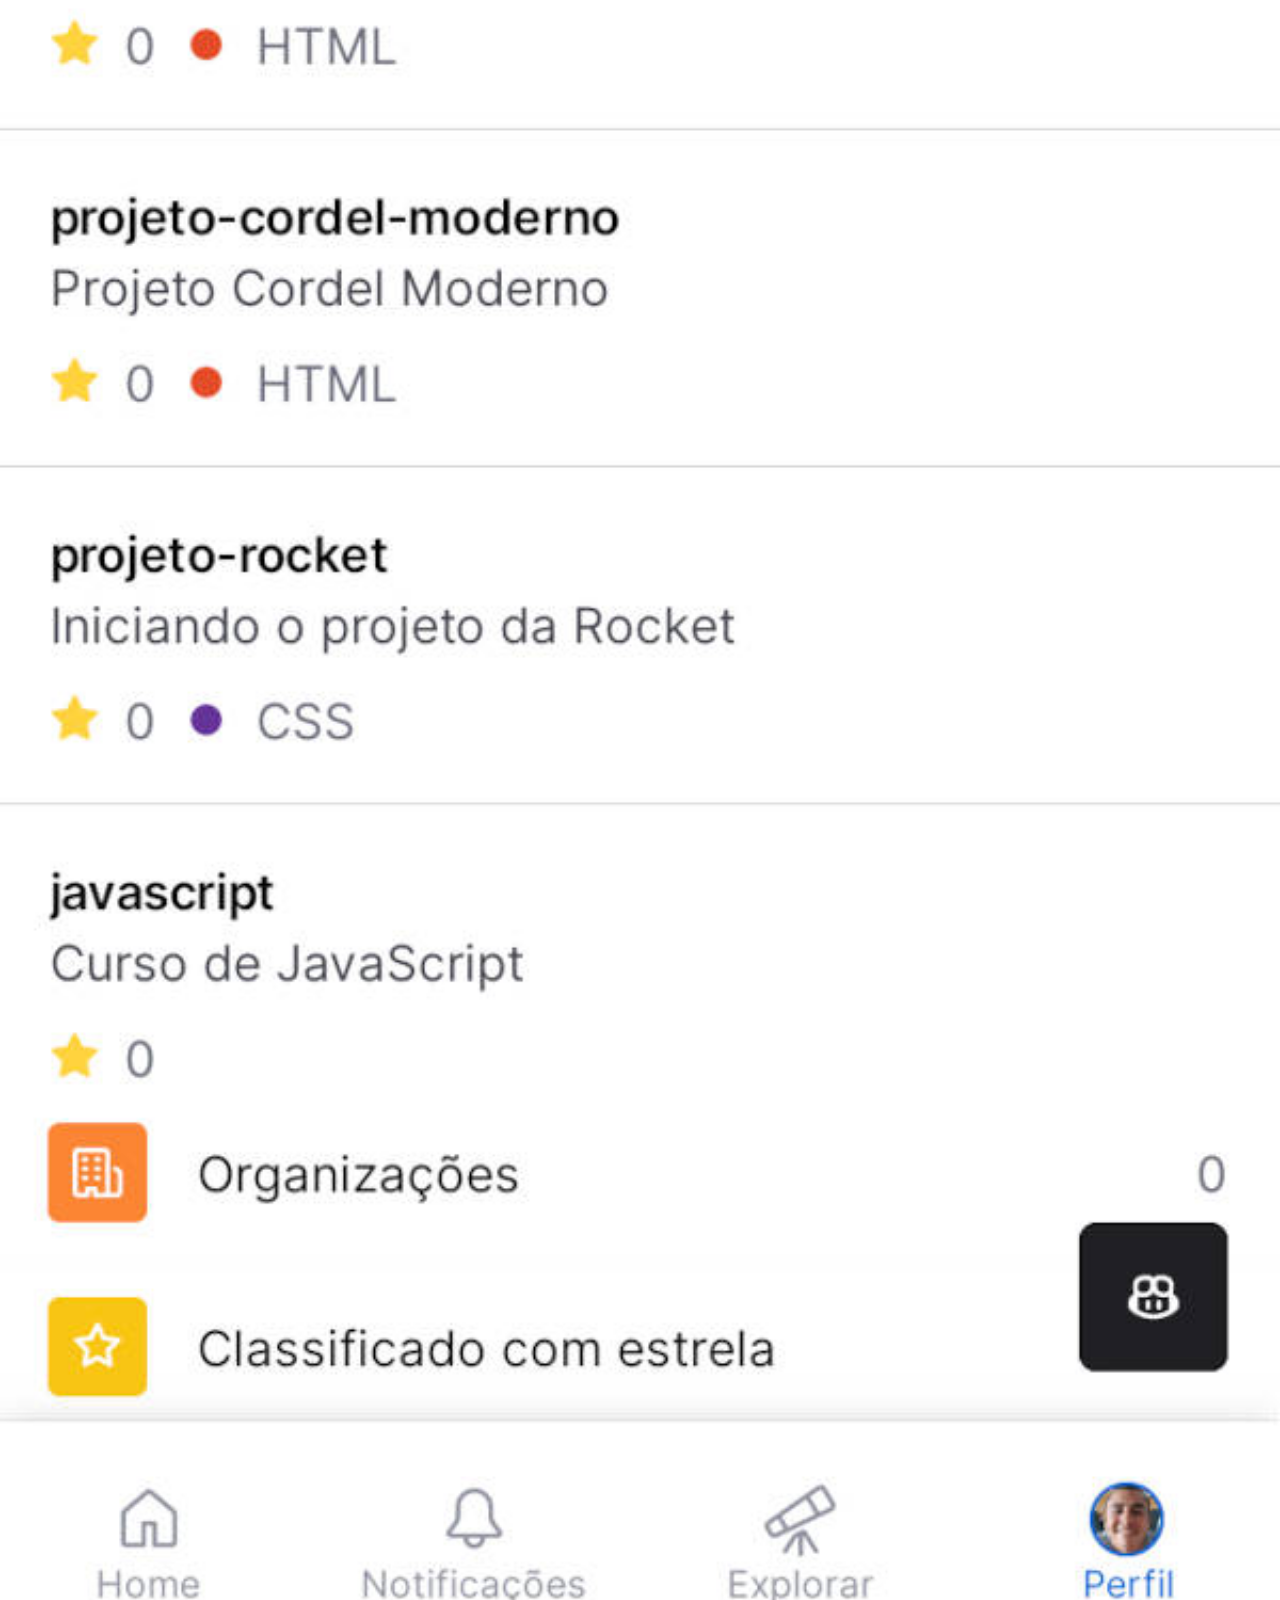
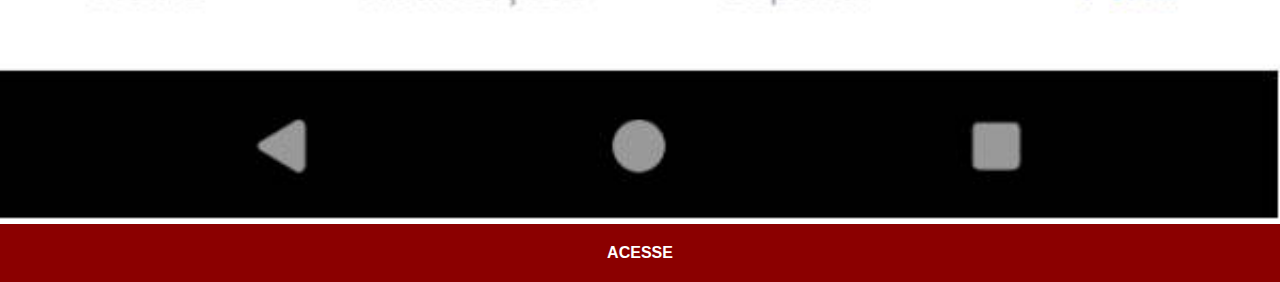
<file: components/github.html>
<!DOCTYPE html>
<html lang="pt-br">
<head>
    <meta charset="UTF-8">
    <meta name="viewport" content="width=device-width, initial-scale=1.0">
    <title>GitHub</title>
    <link rel="stylesheet" href="../estilos/social.css">
</head>
<body>
    <img src="../imagens/tela-github.jpg" alt="GitHub">
    <a href="https://github.com/giliarder1994" target="_blank">ACESSE</a>
    
</body>
</html>
</file>
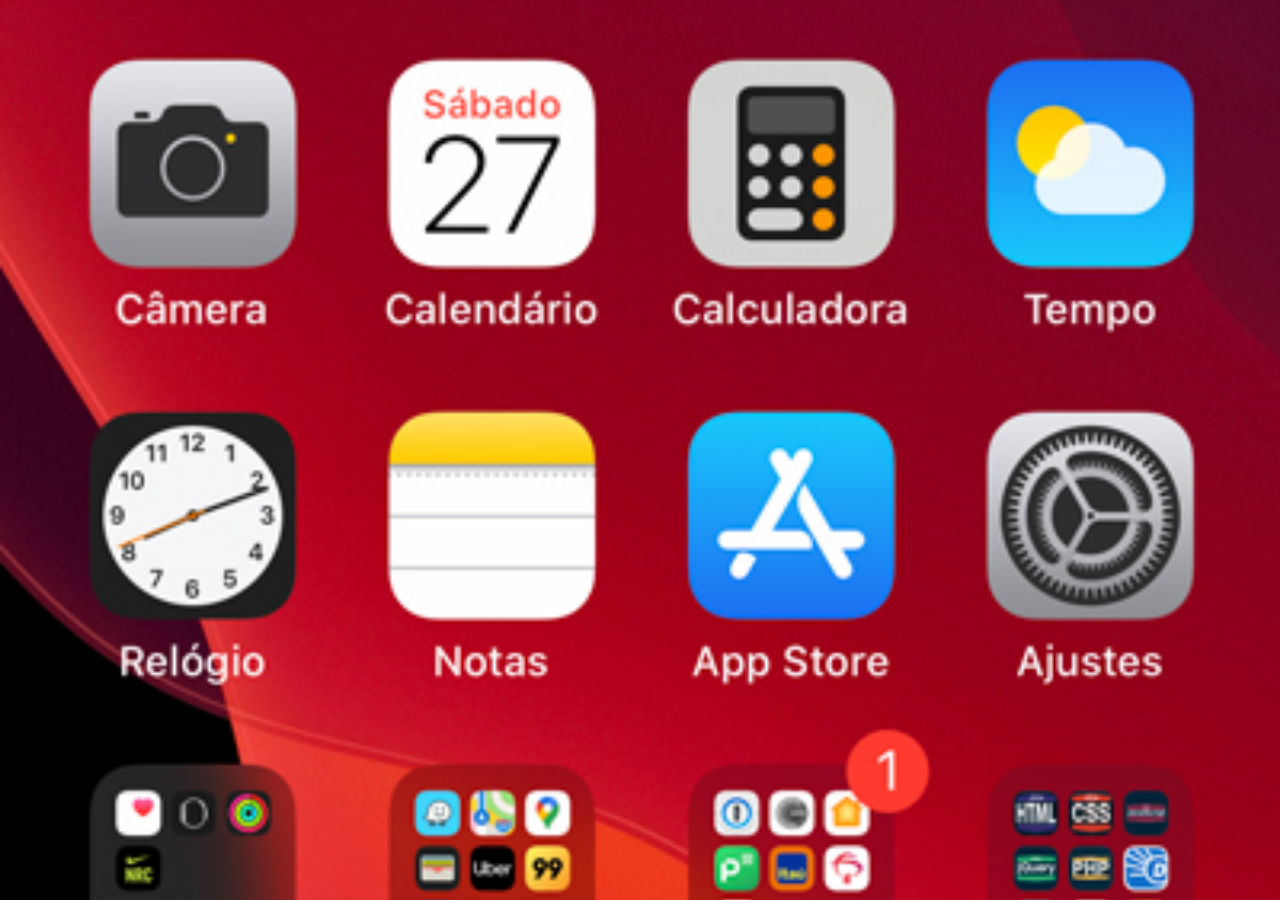
<file: components/home.html>
<!DOCTYPE html>
<html lang="pt-br">
<head>
    <meta charset="UTF-8">
    <meta name="viewport" content="width=device-width, initial-scale=1.0">
    <title>Home</title>
</head>
<style>
    * {
        margin: 0px;
        padding: 0px;
    }

    body {
        width: 100vw;
        height: 100vh;
        background: black url('../imagens/tela-home.jpg') no-repeat top center;
        background-size: cover;
    }
</style>
<body>
    
</body>
</html>
</file>
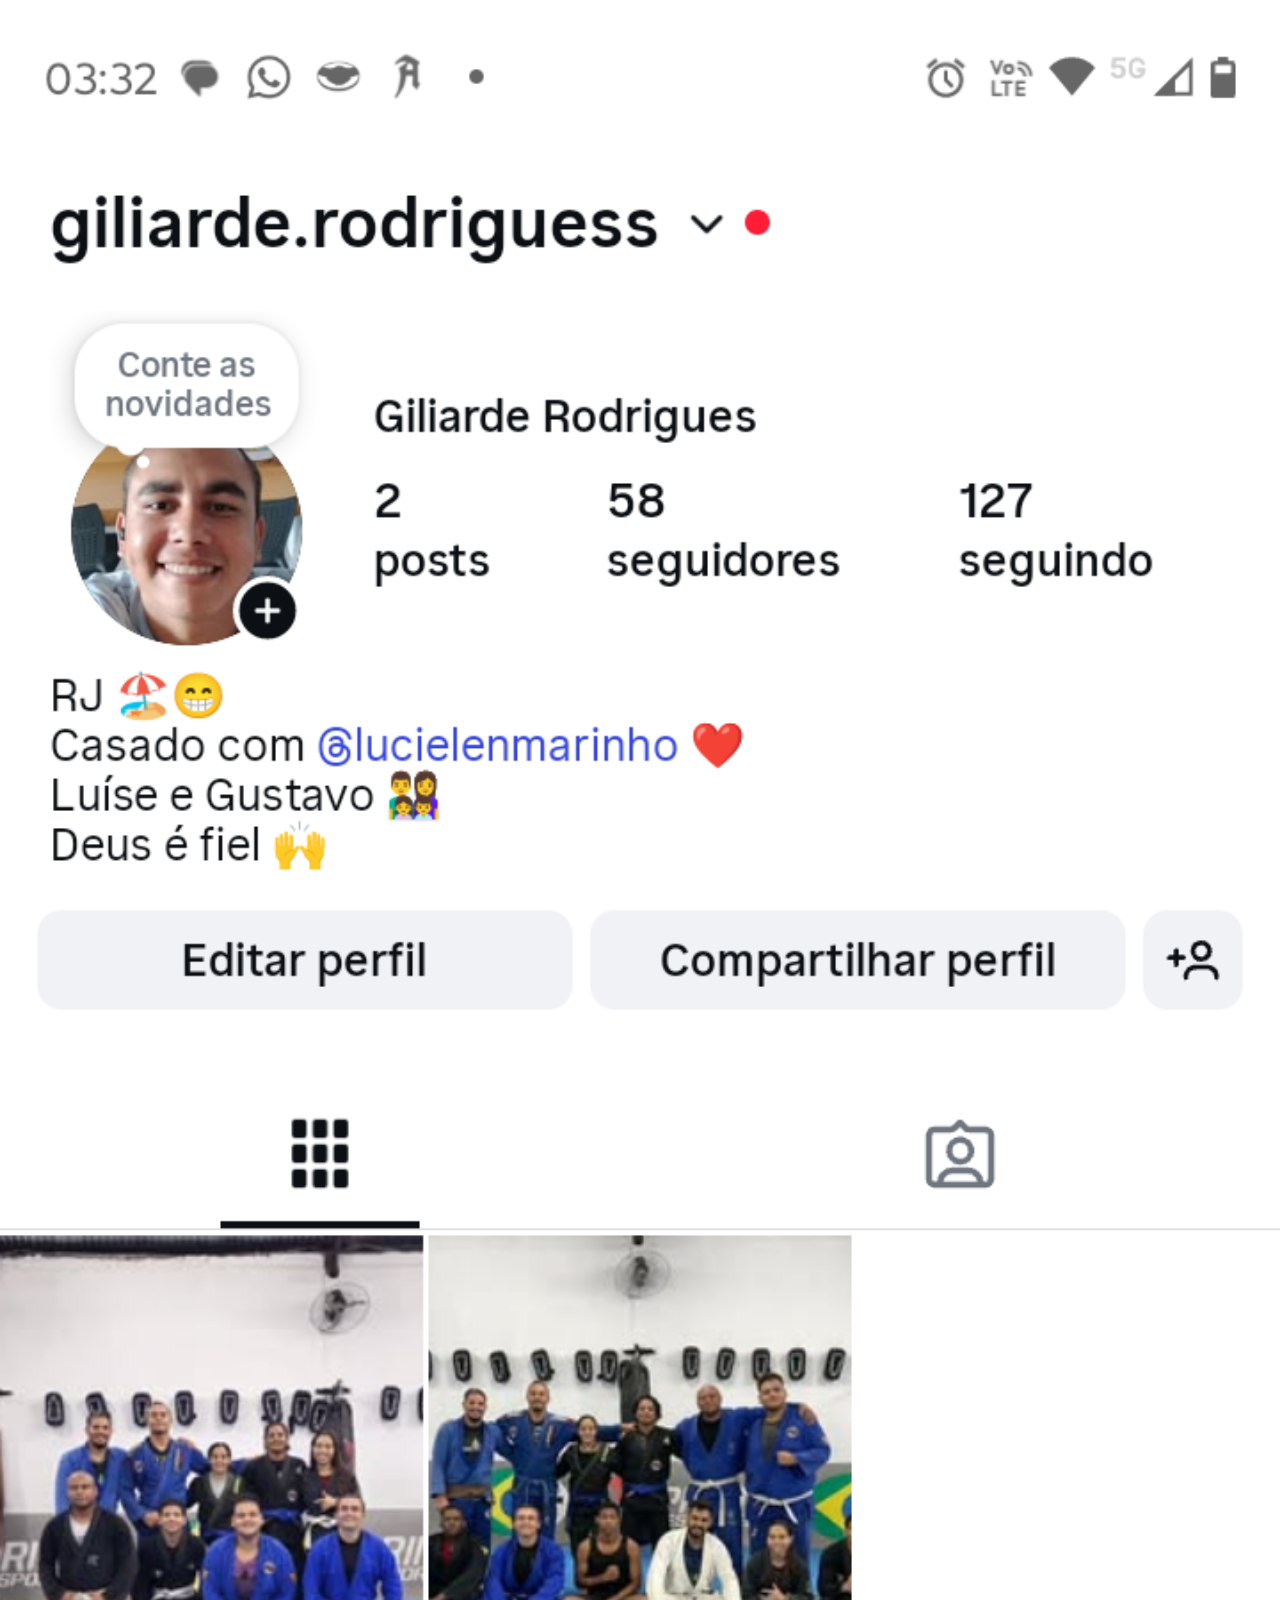
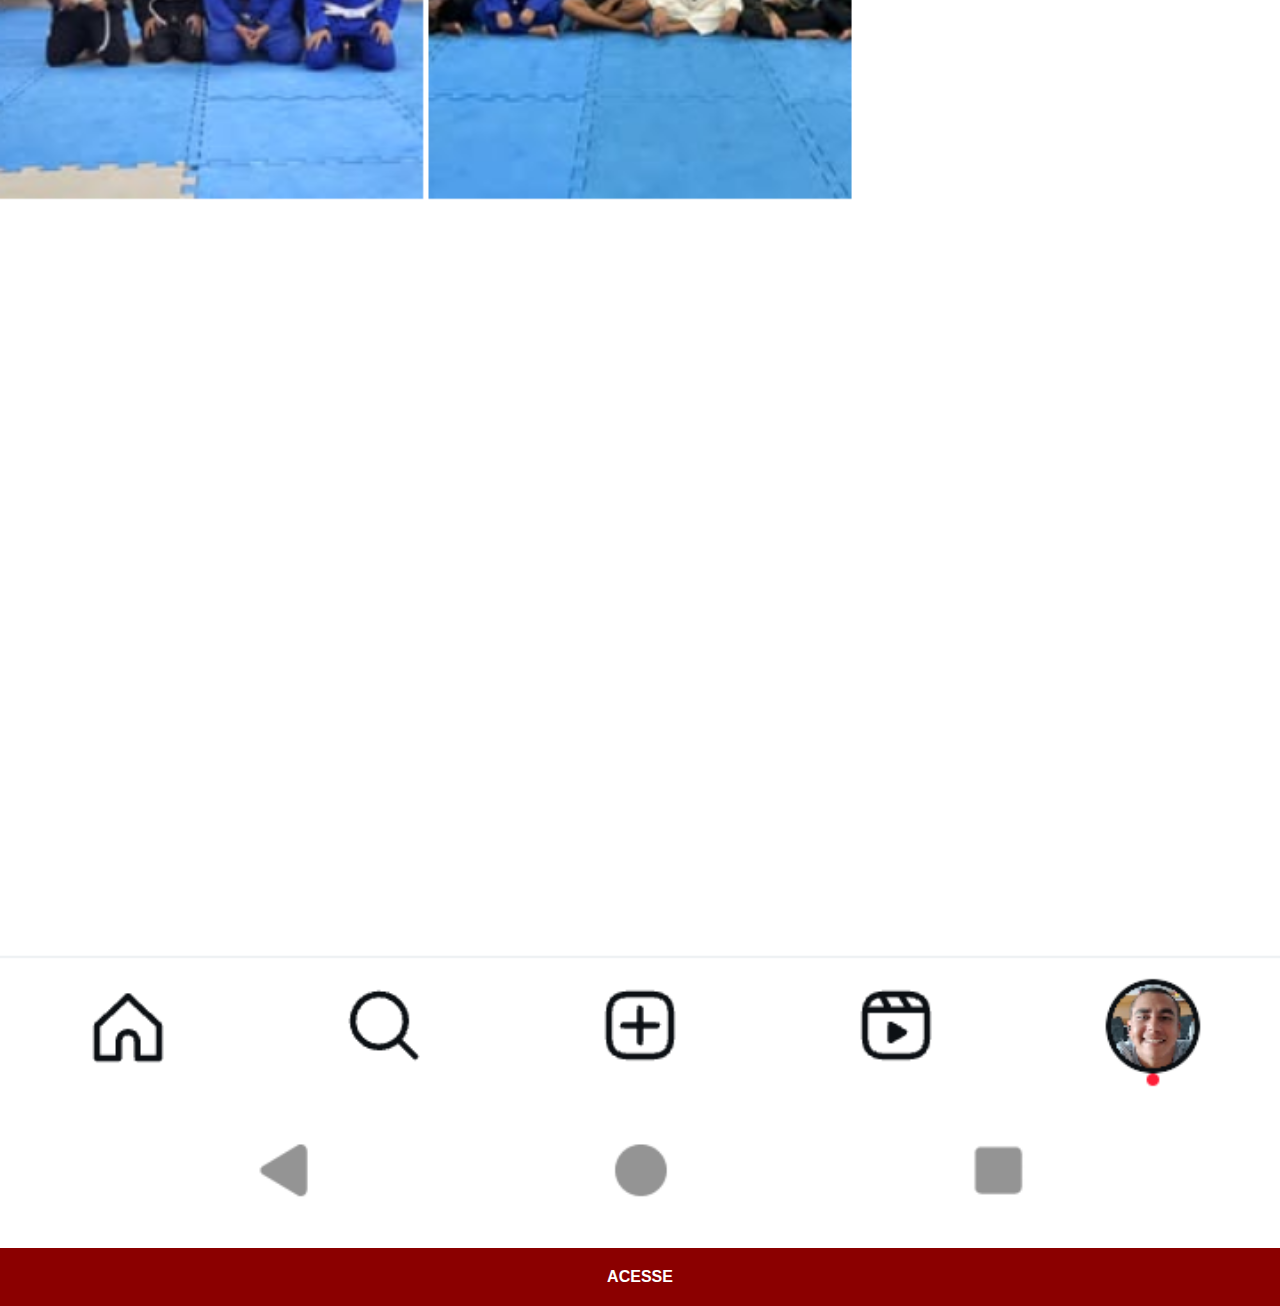
<file: components/instagram.html>
<!DOCTYPE html>
<html lang="pt-br">
<head>
    <meta charset="UTF-8">
    <meta name="viewport" content="width=device-width, initial-scale=1.0">
    <title>Instagram</title>
    <link rel="stylesheet" href="../estilos/social.css">
</head>
<body>
    <img src="../imagens/tela-instagram.png" alt="Instagram">
    <a href="https://www.instagram.com/giliarde.rodriguess/" target="_blank">ACESSE</a>
    
</body>
</html>
</file>
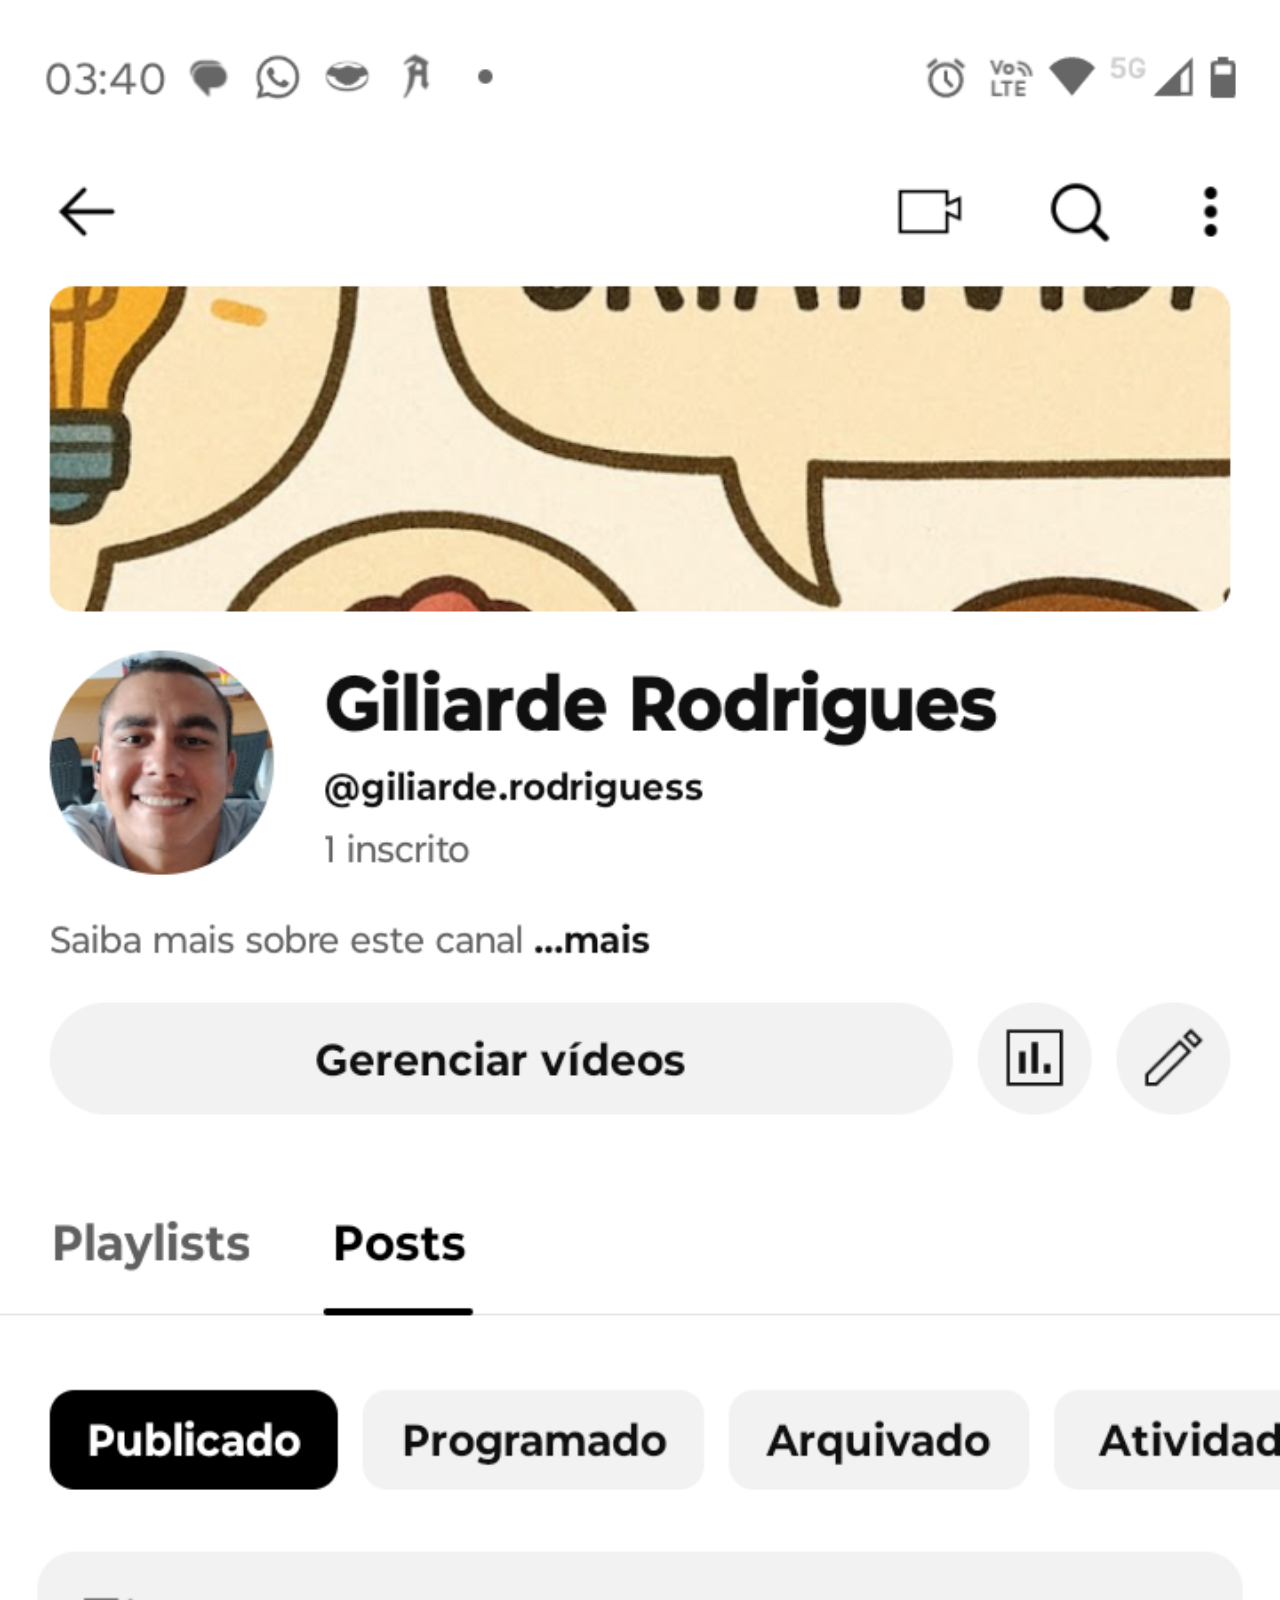
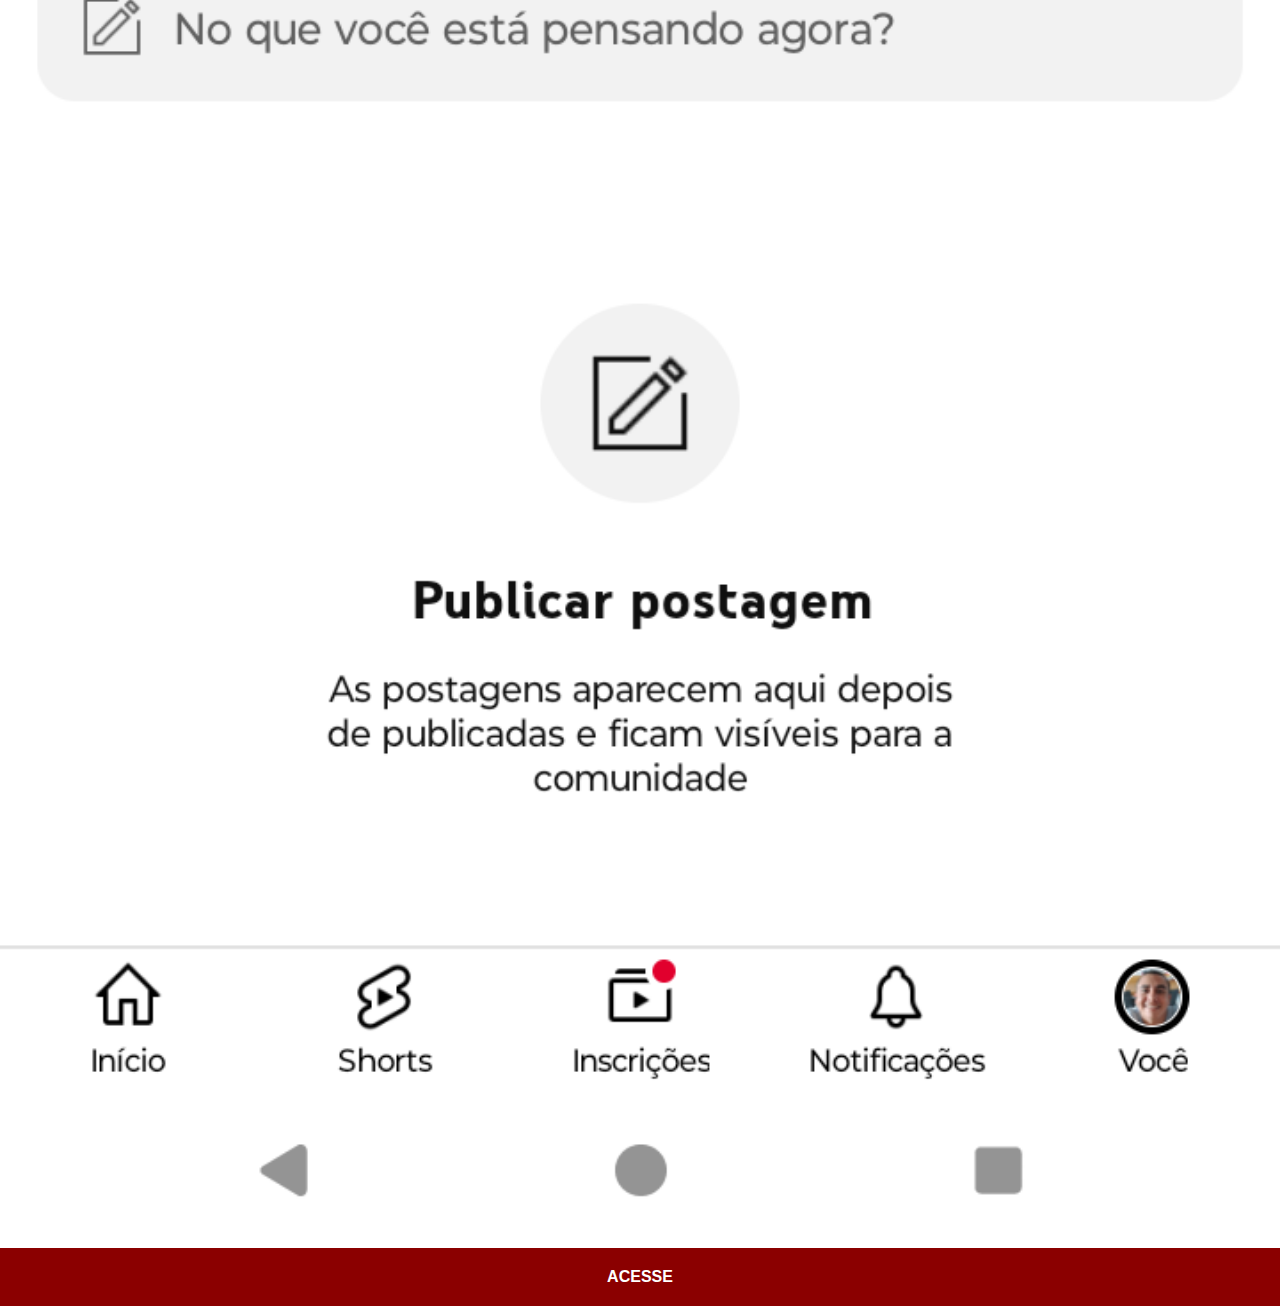
<file: components/youtube.html>
<!DOCTYPE html>
<html lang="pt-br">
<head>
    <meta charset="UTF-8">
    <meta name="viewport" content="width=device-width, initial-scale=1.0">
    <title>YouTube</title>
    <link rel="stylesheet" href="../estilos/social.css">
</head>
<body>
    <img src="../imagens/tela-youtube.png" alt="YouTube">
    <a href="https://www.youtube.com/@giliarde.rodriguess" target="_blank">ACESSE</a>
    
</body>
</html>
</file>
<file: estilos/style.css>
@charset "UTF-8";

* {
    margin: 0px;
    padding: 0px;
    font-family: Arial, Helvetica, sans-serif;
}

html, body {
    height: 100vh;
    width: 100vw;
    background-color: black;
}

body {
    background: url('../imagens/fundo-madeira.jpg') no-repeat top center;
    background-size: cover;
    background-attachment: fixed;
}

main {
    height: 100vh;
    position: relative;
    
}

section#telefone {
    position: absolute;
    top: 50%;
    left: 50%;
    transform: translate(-50%, -50%);


    height: 627px;
    width: 311px;
    background: url('../imagens/frame-iphone.png') no-repeat;
}

iframe#tela {
    position: relative;
    top: 80px;
    left: 22px;
    width: 267px;
    height: 471px;
}

section#redes-sociais {
    text-align: right;
}

section#redes-sociais img {
    width: 50px;
    margin: 10px;
    border-radius: 50%;
    box-shadow: 2px 2px 5px rgba(0, 0, 0, 0.400);
    box-sizing: border-box;
}

section#redes-sociais img:hover {
    border: 2px solid rgba(255, 255, 255, 0.63);
    transform: translate(-3px, -3px);
    box-shadow: 5px 5px 10px black;
    transition: transform .3s;
}
</file>
<file: estilos/social.css>
@charset "UTF-8";

* {
margin: 0px;
padding: 0px;
font-family: Arial, Helvetica, sans-serif;
}

::-webkit-scrollbar {
width: 0px;
height: 0px;
} /*para retirar a barra de rolagem lateral (esconde a scrollbar)*/

img {
width: 100vw;
}

a {
display: block;
background-color: darkred;
color: white;
padding: 20px;
text-align: center;
font-weight: bolder;
text-decoration: none;
}

a:hover {
background-color: red;
}
</file>
